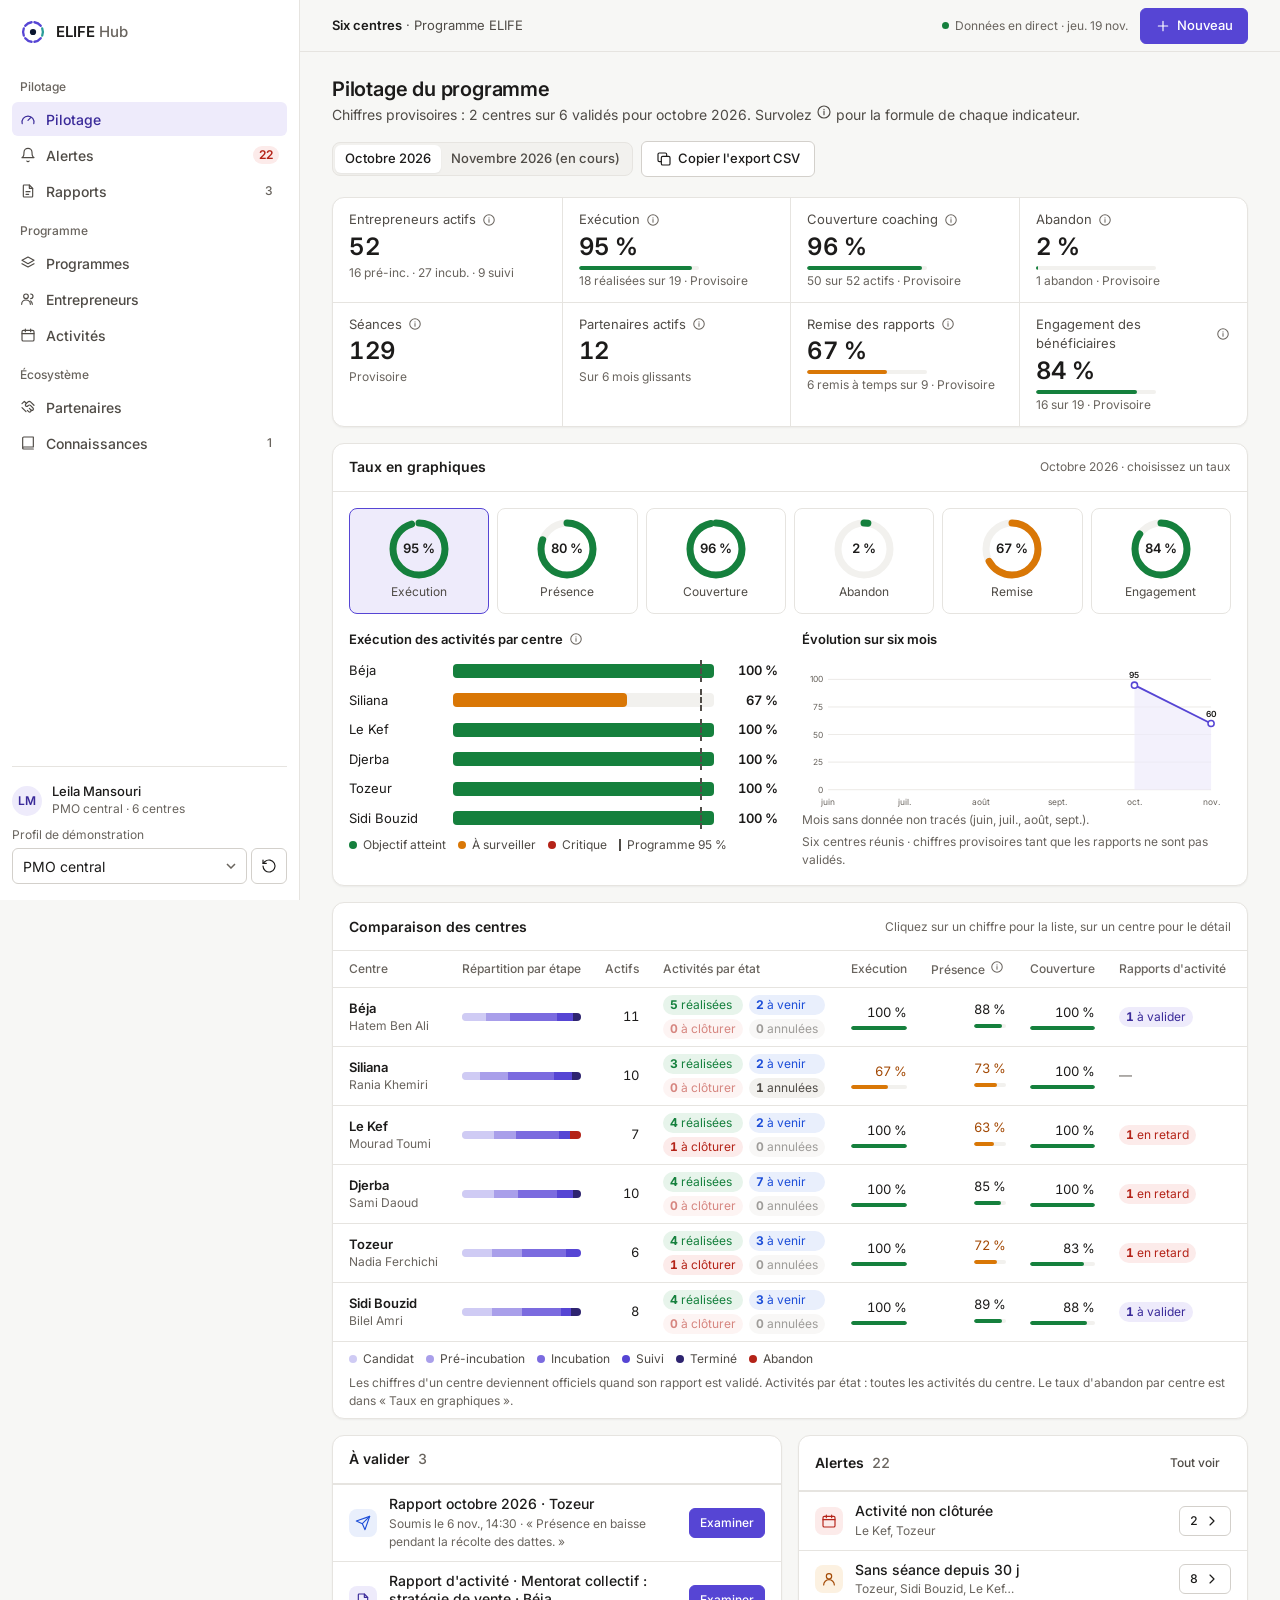
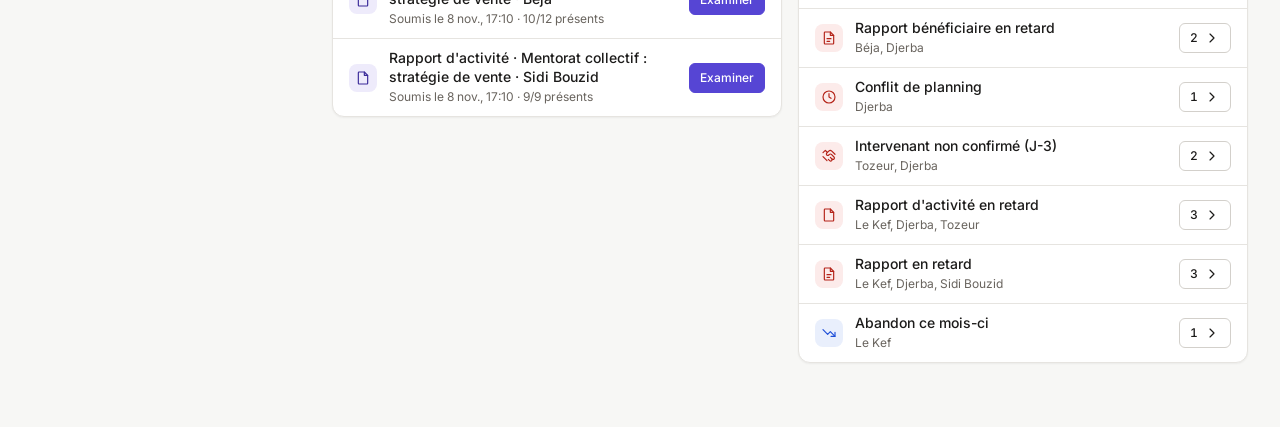
<file: index.html>
<!DOCTYPE html>
<html lang="fr">
<head>
  <meta charset="utf-8">
  <meta name="viewport" content="width=device-width, initial-scale=1">
  <title>ELIFE Hub</title>
  <meta name="description" content="ELIFE Hub : plateforme unifiée de pilotage des programmes d'incubation ELIFE dans six centres.">
  <link rel="icon" href="data:image/svg+xml,%3Csvg xmlns='http://www.w3.org/2000/svg' viewBox='0 0 100 100'%3E%3Ccircle cx='50' cy='50' r='38' fill='none' stroke='%235645D4' stroke-width='9' stroke-dasharray='29 11'/%3E%3Ccircle cx='50' cy='50' r='12' fill='%230A1530'/%3E%3C/svg%3E">
  <link rel="preconnect" href="https://fonts.googleapis.com">
  <link rel="preconnect" href="https://fonts.gstatic.com" crossorigin>
  <link href="https://fonts.googleapis.com/css2?family=Inter:wght@400;500;600&display=swap" rel="stylesheet">
  <link rel="stylesheet" href="css/tokens.css">
  <link rel="stylesheet" href="css/base.css">
  <link rel="stylesheet" href="css/layout.css">
  <link rel="stylesheet" href="css/components.css">
  <link rel="stylesheet" href="css/benef.css">
</head>
<body>
  <div id="app"><p style="padding:24px;font-family:system-ui">Chargement d'ELIFE Hub…</p></div>
  <noscript><p style="padding:24px">ELIFE Hub nécessite JavaScript.</p></noscript>

  <!-- core -->
  <script src="js/core/util.js"></script>
  <script src="js/core/icons.js"></script>
  <script src="js/core/xlsx.js"></script>
  <script src="js/data/reference.js"></script>
  <script src="js/data/seed.js"></script>
  <script src="js/core/selectors.js"></script>
  <script src="js/core/store.js"></script>
  <!-- ui -->
  <script src="js/ui/components.js"></script>
  <script src="js/app.js"></script>
  <!-- pages -->
  <script src="js/pages/common.js"></script>
  <script src="js/pages/requirement.js"></script>
  <script src="js/pages/mes-rapports.js"></script>
  <script src="js/pages/mon-espace.js"></script>
  <script src="js/pages/today.js"></script>
  <script src="js/pages/incubation.js"></script>
  <script src="js/pages/pilotage.js"></script>
  <script src="js/pages/alerts.js"></script>
  <script src="js/pages/reports.js"></script>
  <script src="js/pages/programmes.js"></script>
  <script src="js/pages/entrepreneurs.js"></script>
  <script src="js/pages/activities.js"></script>
  <script src="js/pages/partners.js"></script>
  <script src="js/pages/knowledge.js"></script>
  <script>EH.boot();</script>
</body>
</html>
</file>
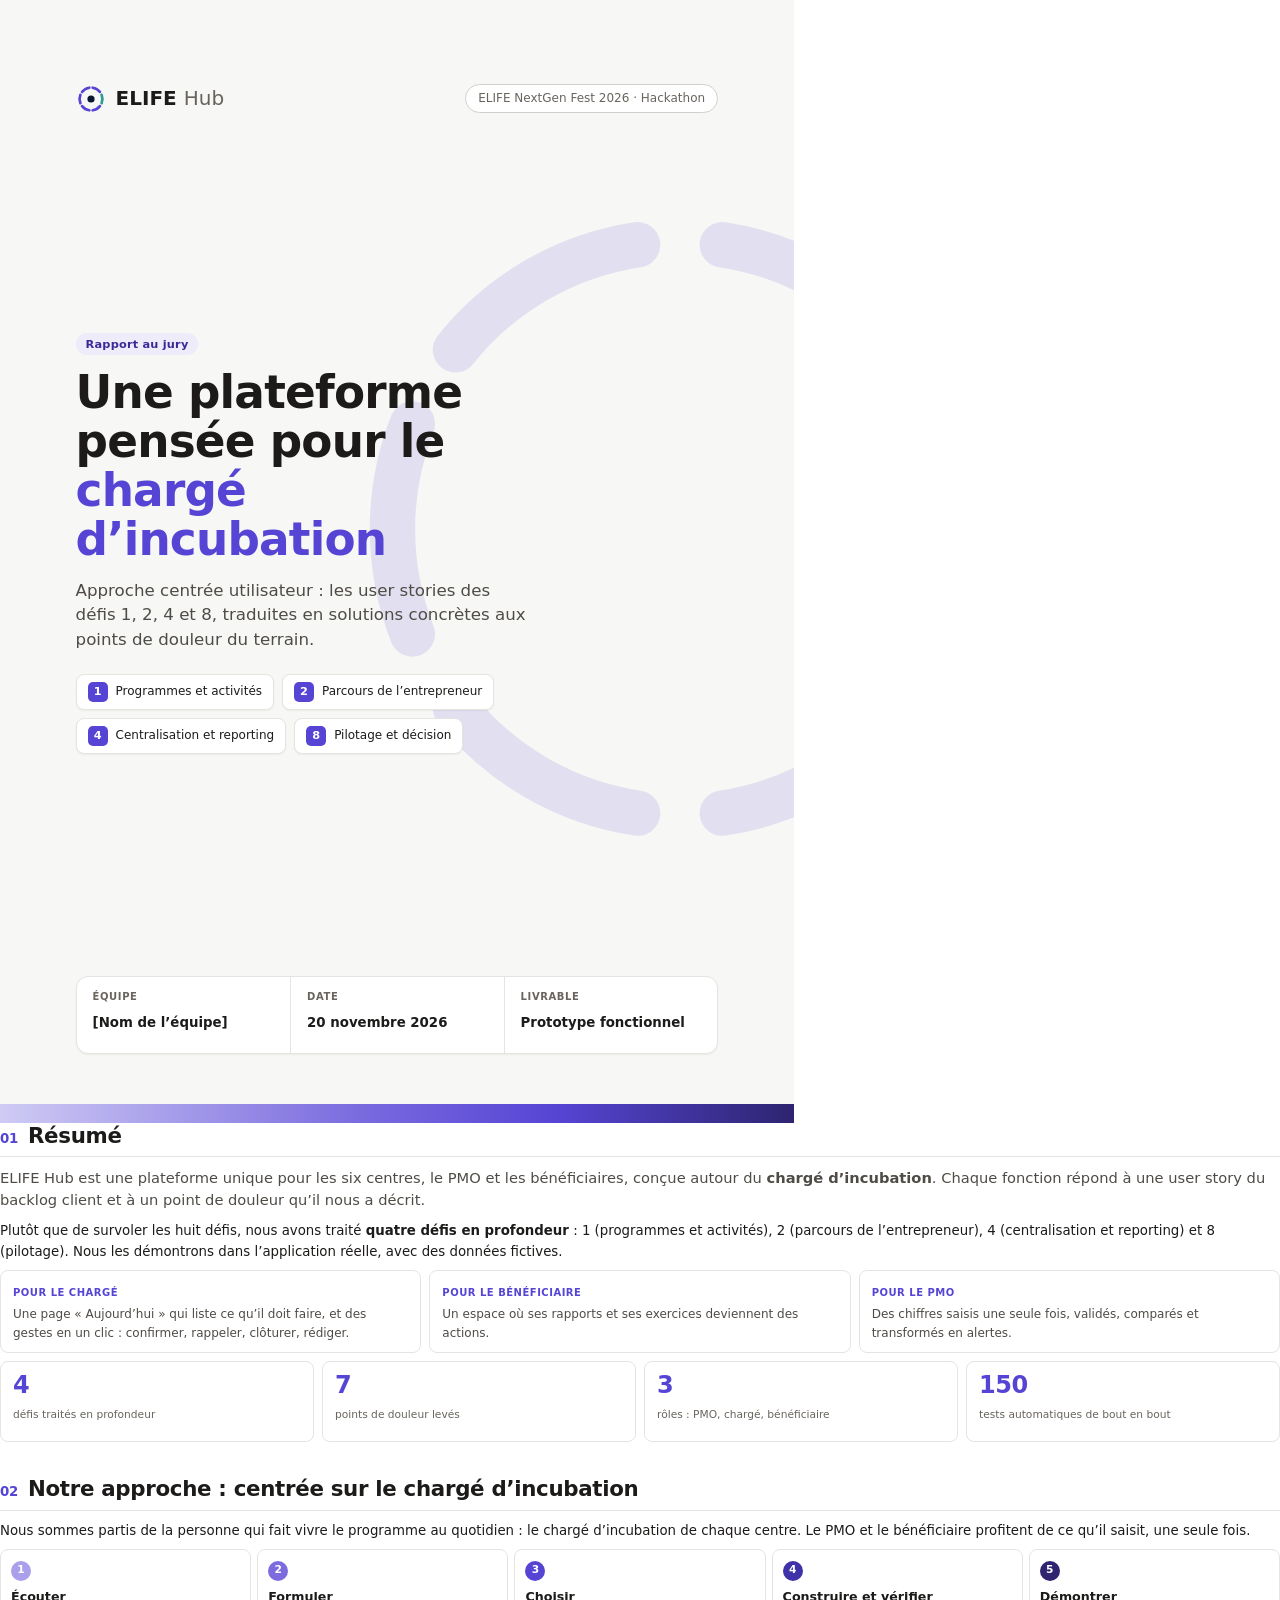
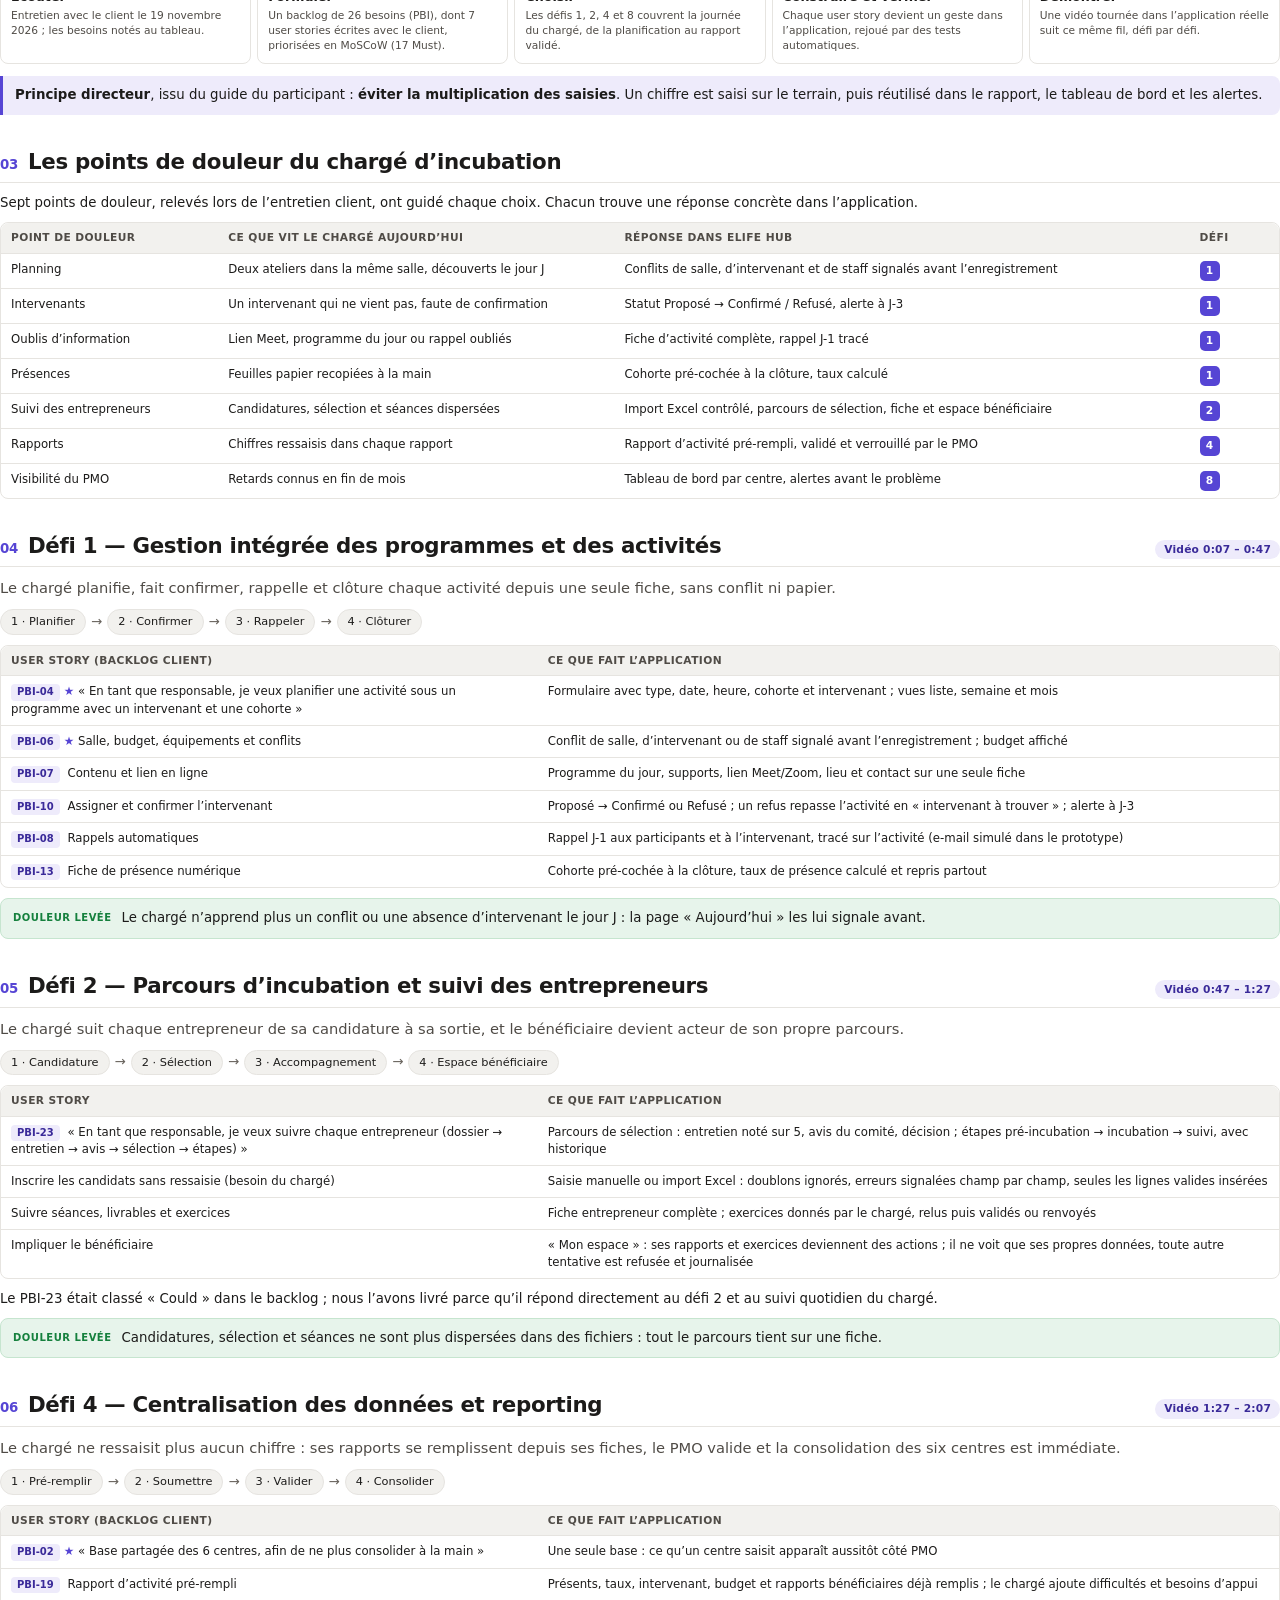
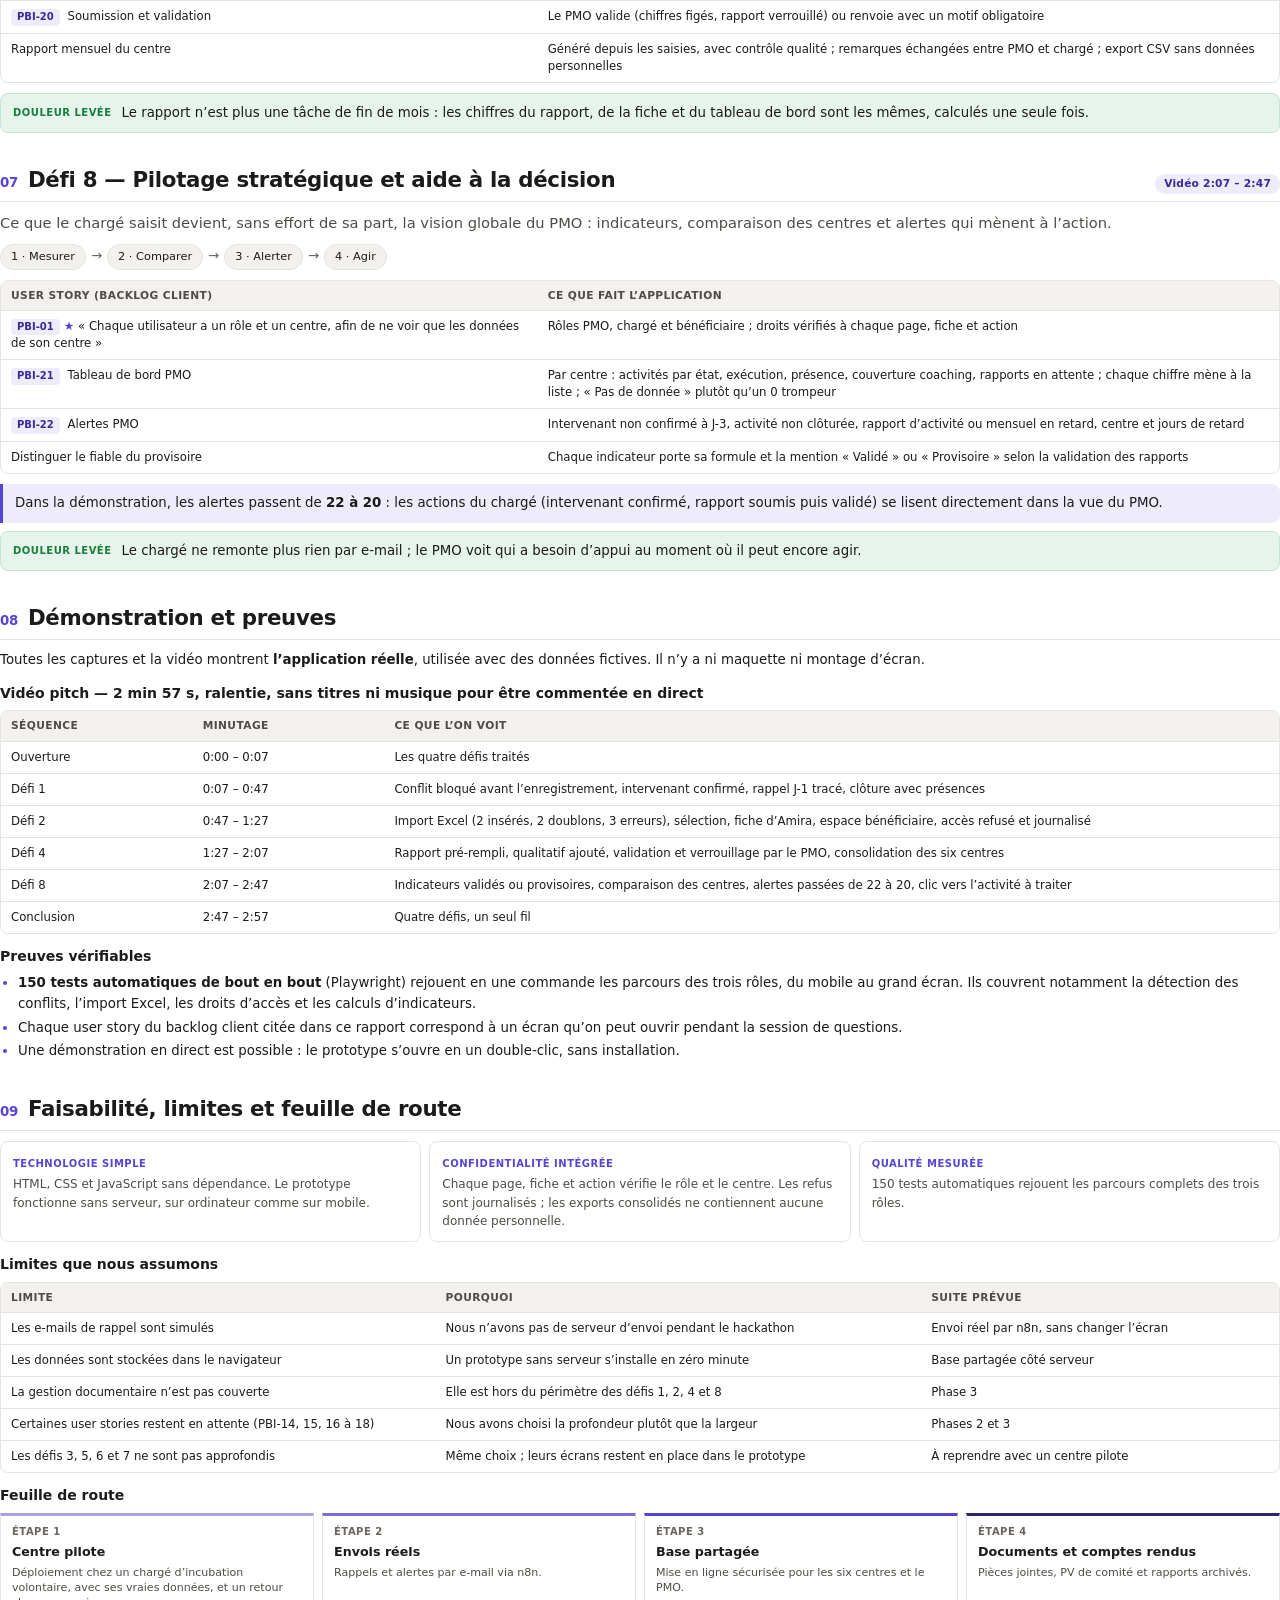
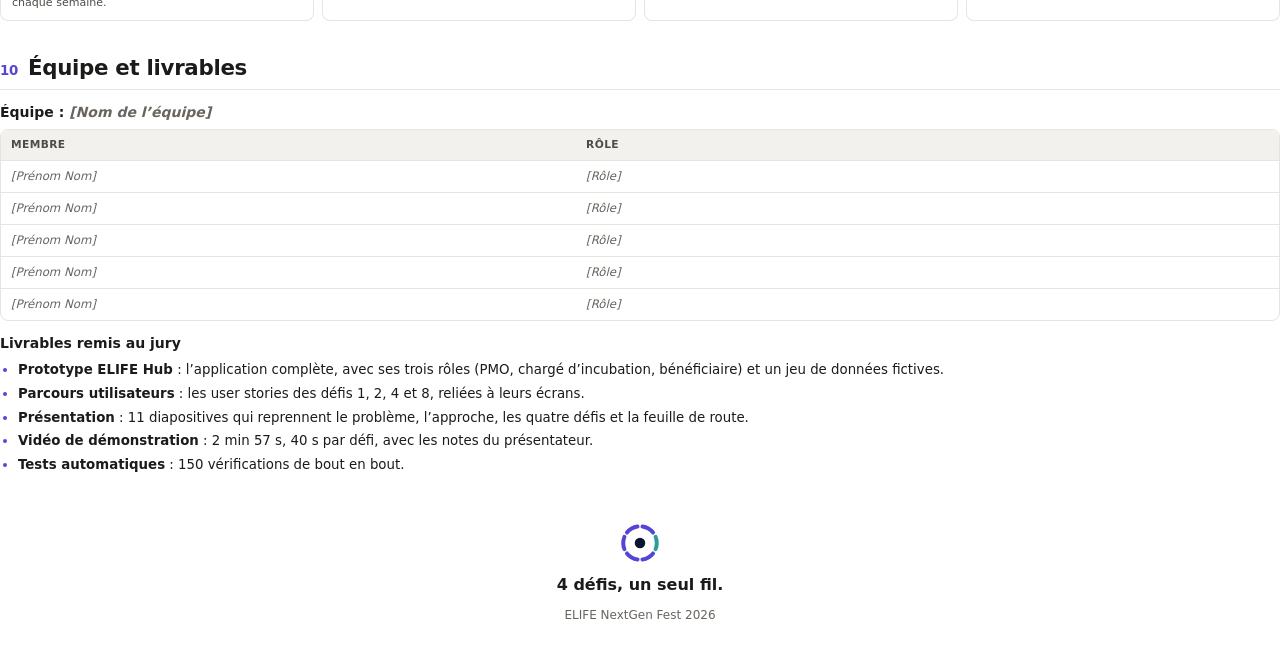
<file: rapport/rapport-jury.html>
<!doctype html>
<html lang="fr">
<head>
<meta charset="utf-8">
<title>Rapport au jury — ELIFE Hub</title>
<style>
:root{
  --bg:#F7F7F5;--panel:#FFFFFF;--sunken:#F2F1EE;--line:#E6E4E0;--line-strong:#D3D0CB;
  --ink:#1C1B1A;--ink-2:#4F4B46;--ink-3:#69645E;
  --accent:#5645D4;--accent-press:#3A2A99;--accent-soft:#EEEBFB;--accent-ink:#3A2A99;
  --teal:#2A9D99;--navy:#0A1530;
  --ok:#15803D;--ok-bg:#E7F4EB;--warn:#A34A06;--warn-bg:#FCF1E1;--info:#1D4ED8;--info-bg:#E9EFFC;
  --stage-1:#CFCBF4;--stage-2:#A99FEA;--stage-3:#7B6BDF;--stage-4:#5645D4;--stage-5:#2E2470;
  --font:Inter,-apple-system,system-ui,"Segoe UI",Roboto,Helvetica,Arial,sans-serif;
}
@page{size:A4;margin:22mm 18mm 20mm}
@page :first{margin:0}
*{box-sizing:border-box}
html,body{margin:0}
body{font:400 10pt/1.55 var(--font);color:var(--ink);background:#fff;-webkit-print-color-adjust:exact;print-color-adjust:exact;font-feature-settings:"cv11","ss01"}
h1,h2,h3,p{margin:0}
b,strong{font-weight:600}

/* ---------- cover ---------- */
.cover{width:210mm;height:297mm;position:relative;overflow:hidden;background:var(--bg);page-break-after:always;display:flex;flex-direction:column;padding:22mm 20mm 18mm}
.cover .rings{position:absolute;right:-70mm;top:40mm;width:200mm;height:200mm;opacity:.95}
.cover .brand{display:flex;align-items:center;gap:10px;font-weight:600;font-size:15pt}
.cover .brand .sub{color:var(--ink-3);font-weight:500}
.cover .event{margin-left:auto;font-size:9pt;color:var(--ink-3);font-weight:500;border:1px solid var(--line-strong);border-radius:999px;padding:4px 12px;background:var(--panel)}
.cover .mid{margin-top:58mm;position:relative;max-width:120mm}
.chip{display:inline-flex;align-items:center;gap:6px;height:22px;padding:0 10px;border-radius:999px;background:var(--accent-soft);color:var(--accent-ink);font-size:8.5pt;font-weight:600;letter-spacing:.2px}
.cover h1{font-size:34pt;line-height:1.08;letter-spacing:-.8px;font-weight:700;margin-top:14px}
.cover h1 .hl{color:var(--accent)}
.cover .lead{font-size:12.5pt;color:var(--ink-2);margin-top:14px;line-height:1.45}
.cover .defis{display:flex;gap:8px;margin-top:22px;flex-wrap:wrap}
.cover .defis span{display:flex;align-items:center;gap:8px;background:var(--panel);border:1px solid var(--line);border-radius:8px;padding:7px 11px;font-size:9pt;font-weight:500;box-shadow:0 1px 2px rgba(28,27,26,.05)}
.cover .defis i{font-style:normal;display:grid;place-items:center;width:20px;height:20px;border-radius:5px;background:var(--accent);color:#fff;font-size:8.5pt;font-weight:700}
.cover .meta{margin-top:auto;position:relative;display:grid;grid-template-columns:repeat(3,1fr);background:var(--panel);border:1px solid var(--line);border-radius:12px;box-shadow:0 1px 2px rgba(28,27,26,.05)}
.cover .meta div{padding:12px 16px;border-left:1px solid var(--line)}
.cover .meta div:first-child{border-left:0}
.cover .meta .k{font-size:7.5pt;text-transform:uppercase;letter-spacing:.6px;color:var(--ink-3);font-weight:600}
.cover .meta .v{font-size:10pt;font-weight:600;margin-top:3px}
.cover .band{position:absolute;left:0;right:0;bottom:0;height:5mm;background:linear-gradient(90deg,var(--stage-1),var(--stage-3) 45%,var(--accent) 70%,var(--stage-5))}

/* ---------- body ---------- */
main{counter-reset:sec}
section{margin-bottom:9mm}
section.break{page-break-before:always}
h2{counter-increment:sec;font-size:16pt;font-weight:700;letter-spacing:-.3px;line-height:1.25;display:flex;align-items:baseline;gap:10px;padding-bottom:7px;margin-bottom:10px;border-bottom:1px solid var(--line);page-break-after:avoid}
h2::before{content:counter(sec,decimal-leading-zero);font-size:10pt;font-weight:600;color:var(--accent);font-variant-numeric:tabular-nums}
h2 .tag{margin-left:auto;white-space:nowrap;flex:none;font-size:8pt;font-weight:600;color:var(--accent-ink);background:var(--accent-soft);border-radius:999px;padding:3px 9px;letter-spacing:.2px}
h3{font-size:10.5pt;font-weight:600;margin:12px 0 6px;page-break-after:avoid}
p{margin:0 0 8px}
.intro{font-size:11pt;color:var(--ink-2);line-height:1.5;margin-bottom:10px}
ul,ol{margin:0 0 8px;padding-left:18px}
li{margin:3px 0}
li::marker{color:var(--accent);font-weight:600}

table{width:100%;border-collapse:separate;border-spacing:0;font-size:8.8pt;line-height:1.45;margin:4px 0 10px;border:1px solid var(--line);border-radius:8px;page-break-inside:auto}
thead{display:table-header-group}
tr{page-break-inside:avoid}
th:first-child{border-top-left-radius:8px}th:last-child{border-top-right-radius:8px}
th{background:var(--sunken);color:var(--ink-2);font-weight:600;text-align:left;font-size:8pt;text-transform:uppercase;letter-spacing:.4px;padding:7px 10px;border-bottom:1px solid var(--line)}
td{padding:7px 10px;border-bottom:1px solid var(--line);vertical-align:top}
tr:last-child td{border-bottom:0}
td:first-child{font-weight:500}
.pbi{display:inline-block;font-size:7.5pt;font-weight:700;color:var(--accent-ink);background:var(--accent-soft);border-radius:4px;padding:1px 6px;margin-right:4px;font-variant-numeric:tabular-nums;white-space:nowrap}
.star{color:var(--accent)}
.d{display:inline-grid;place-items:center;min-width:20px;height:20px;border-radius:5px;background:var(--accent);color:#fff;font-weight:700;font-size:8pt}
.num{font-variant-numeric:tabular-nums;white-space:nowrap}

.callout{display:flex;gap:10px;background:var(--ok-bg);border:1px solid #C6E5CF;border-radius:8px;padding:9px 12px;margin:8px 0 4px;page-break-inside:avoid}
.callout .k{flex:none;font-size:7.5pt;font-weight:700;text-transform:uppercase;letter-spacing:.5px;color:var(--ok);padding-top:2px}
.callout p{margin:0}
.note{background:var(--accent-soft);border-left:3px solid var(--accent);border-radius:0 8px 8px 0;padding:9px 12px;margin:8px 0;page-break-inside:avoid}

.steps{display:grid;grid-template-columns:repeat(5,1fr);gap:6px;margin:6px 0 12px;page-break-inside:avoid}
.step{background:var(--panel);border:1px solid var(--line);border-radius:8px;padding:9px 10px;position:relative}
.step .n{display:inline-grid;place-items:center;width:20px;height:20px;border-radius:50%;color:#fff;font-size:8pt;font-weight:700}
.step:nth-child(1) .n{background:var(--stage-2)}.step:nth-child(2) .n{background:var(--stage-3)}.step:nth-child(3) .n{background:var(--stage-4)}.step:nth-child(4) .n{background:#3F31A8}.step:nth-child(5) .n{background:var(--stage-5)}
.step h4{margin:6px 0 3px;font-size:9.5pt;font-weight:600}
.step p{font-size:8pt;color:var(--ink-2);line-height:1.4;margin:0}

.roles{display:grid;grid-template-columns:repeat(3,1fr);gap:8px;margin:8px 0 4px}
.role{border:1px solid var(--line);border-radius:8px;padding:10px 12px;background:var(--panel)}
.role .k{font-size:7.5pt;font-weight:700;text-transform:uppercase;letter-spacing:.5px;color:var(--accent)}
.role p{margin:4px 0 0;font-size:9pt;color:var(--ink-2)}

.kpis{display:grid;grid-template-columns:repeat(4,1fr);gap:8px;margin:8px 0 12px;page-break-inside:avoid}
.kpi{border:1px solid var(--line);border-radius:8px;padding:10px 12px;background:var(--panel)}
.kpi .v{font-size:18pt;font-weight:700;letter-spacing:-.5px;color:var(--accent);font-variant-numeric:tabular-nums;line-height:1.1}
.kpi .l{font-size:8pt;color:var(--ink-3);margin-top:3px}

.flow{display:flex;align-items:center;gap:5px;flex-wrap:wrap;margin:2px 0 10px}
.flow span{font-size:8.5pt;font-weight:500;background:var(--sunken);border:1px solid var(--line);border-radius:999px;padding:3px 10px}
.flow em{font-style:normal;color:var(--ink-3)}

.road{display:grid;grid-template-columns:repeat(4,1fr);gap:8px;margin:6px 0;page-break-inside:avoid}
.road div{border-top:3px solid var(--accent);background:var(--panel);border-radius:0 0 8px 8px;border-left:1px solid var(--line);border-right:1px solid var(--line);border-bottom:1px solid var(--line);padding:9px 11px}
.road div:nth-child(1){border-top-color:var(--stage-2)}.road div:nth-child(2){border-top-color:var(--stage-3)}.road div:nth-child(3){border-top-color:var(--stage-4)}.road div:nth-child(4){border-top-color:var(--stage-5)}
.road .k{font-size:7.5pt;font-weight:700;color:var(--ink-3);text-transform:uppercase;letter-spacing:.5px}
.road h4{margin:3px 0;font-size:9.5pt;font-weight:600}
.road p{margin:0;font-size:8.3pt;color:var(--ink-2);line-height:1.4}
.ph{color:var(--ink-3);font-style:italic}
.end{margin-top:12mm;text-align:center;color:var(--ink-3);font-size:9pt;display:flex;flex-direction:column;align-items:center;gap:8px}
</style>
</head>
<body>

<!-- ======================= PAGE DE GARDE ======================= -->
<div class="cover">
  <svg class="rings" viewBox="0 0 100 100" aria-hidden="true" id="bigLogo"></svg>
  <div style="display:flex;align-items:center;position:relative">
    <div class="brand"><svg width="30" height="30" viewBox="0 0 100 100" aria-hidden="true" class="logo"></svg><span>ELIFE <span class="sub">Hub</span></span></div>
    <span class="event">ELIFE NextGen Fest 2026 · Hackathon</span>
  </div>

  <div class="mid">
    <span class="chip">Rapport au jury</span>
    <h1>Une plateforme pensée pour le <span class="hl">chargé d’incubation</span></h1>
    <p class="lead">Approche centrée utilisateur : les user stories des défis 1, 2, 4 et 8, traduites en solutions concrètes aux points de douleur du terrain.</p>
    <div class="defis">
      <span><i>1</i>Programmes et activités</span>
      <span><i>2</i>Parcours de l’entrepreneur</span>
      <span><i>4</i>Centralisation et reporting</span>
      <span><i>8</i>Pilotage et décision</span>
    </div>
  </div>

  <div class="meta">
    <div><p class="k">Équipe</p><p class="v">[Nom de l’équipe]</p></div>
    <div><p class="k">Date</p><p class="v">20 novembre 2026</p></div>
    <div><p class="k">Livrable</p><p class="v">Prototype fonctionnel</p></div>
  </div>
  <div class="band"></div>
</div>

<main>

<!-- 01 -->
<section>
<h2>Résumé</h2>
<p class="intro">ELIFE Hub est une plateforme unique pour les six centres, le PMO et les bénéficiaires, conçue autour du <b>chargé d’incubation</b>. Chaque fonction répond à une user story du backlog client et à un point de douleur qu’il nous a décrit.</p>
<p>Plutôt que de survoler les huit défis, nous avons traité <b>quatre défis en profondeur</b> : 1 (programmes et activités), 2 (parcours de l’entrepreneur), 4 (centralisation et reporting) et 8 (pilotage). Nous les démontrons dans l’application réelle, avec des données fictives.</p>
<div class="roles">
  <div class="role"><p class="k">Pour le chargé</p><p>Une page « Aujourd’hui » qui liste ce qu’il doit faire, et des gestes en un clic : confirmer, rappeler, clôturer, rédiger.</p></div>
  <div class="role"><p class="k">Pour le bénéficiaire</p><p>Un espace où ses rapports et ses exercices deviennent des actions.</p></div>
  <div class="role"><p class="k">Pour le PMO</p><p>Des chiffres saisis une seule fois, validés, comparés et transformés en alertes.</p></div>
</div>
<div class="kpis">
  <div class="kpi"><p class="v">4</p><p class="l">défis traités en profondeur</p></div>
  <div class="kpi"><p class="v">7</p><p class="l">points de douleur levés</p></div>
  <div class="kpi"><p class="v">3</p><p class="l">rôles : PMO, chargé, bénéficiaire</p></div>
  <div class="kpi"><p class="v">150</p><p class="l">tests automatiques de bout en bout</p></div>
</div>
</section>

<!-- 02 -->
<section>
<h2>Notre approche : centrée sur le chargé d’incubation</h2>
<p>Nous sommes partis de la personne qui fait vivre le programme au quotidien : le chargé d’incubation de chaque centre. Le PMO et le bénéficiaire profitent de ce qu’il saisit, une seule fois.</p>
<div class="steps">
  <div class="step"><span class="n">1</span><h4>Écouter</h4><p>Entretien avec le client le 19 novembre 2026 ; les besoins notés au tableau.</p></div>
  <div class="step"><span class="n">2</span><h4>Formuler</h4><p>Un backlog de 26 besoins (PBI), dont 7 user stories écrites avec le client, priorisées en MoSCoW (17 Must).</p></div>
  <div class="step"><span class="n">3</span><h4>Choisir</h4><p>Les défis 1, 2, 4 et 8 couvrent la journée du chargé, de la planification au rapport validé.</p></div>
  <div class="step"><span class="n">4</span><h4>Construire et vérifier</h4><p>Chaque user story devient un geste dans l’application, rejoué par des tests automatiques.</p></div>
  <div class="step"><span class="n">5</span><h4>Démontrer</h4><p>Une vidéo tournée dans l’application réelle suit ce même fil, défi par défi.</p></div>
</div>
<div class="note"><b>Principe directeur</b>, issu du guide du participant : <b>éviter la multiplication des saisies</b>. Un chiffre est saisi sur le terrain, puis réutilisé dans le rapport, le tableau de bord et les alertes.</div>
</section>

<!-- 03 -->
<section>
<h2>Les points de douleur du chargé d’incubation</h2>
<p>Sept points de douleur, relevés lors de l’entretien client, ont guidé chaque choix. Chacun trouve une réponse concrète dans l’application.</p>
<table>
<thead><tr><th style="width:17%">Point de douleur</th><th style="width:31%">Ce que vit le chargé aujourd’hui</th><th>Réponse dans ELIFE Hub</th><th style="width:7%">Défi</th></tr></thead>
<tbody>
<tr><td>Planning</td><td>Deux ateliers dans la même salle, découverts le jour J</td><td>Conflits de salle, d’intervenant et de staff signalés avant l’enregistrement</td><td><span class="d">1</span></td></tr>
<tr><td>Intervenants</td><td>Un intervenant qui ne vient pas, faute de confirmation</td><td>Statut Proposé → Confirmé / Refusé, alerte à J-3</td><td><span class="d">1</span></td></tr>
<tr><td>Oublis d’information</td><td>Lien Meet, programme du jour ou rappel oubliés</td><td>Fiche d’activité complète, rappel J-1 tracé</td><td><span class="d">1</span></td></tr>
<tr><td>Présences</td><td>Feuilles papier recopiées à la main</td><td>Cohorte pré-cochée à la clôture, taux calculé</td><td><span class="d">1</span></td></tr>
<tr><td>Suivi des entrepreneurs</td><td>Candidatures, sélection et séances dispersées</td><td>Import Excel contrôlé, parcours de sélection, fiche et espace bénéficiaire</td><td><span class="d">2</span></td></tr>
<tr><td>Rapports</td><td>Chiffres ressaisis dans chaque rapport</td><td>Rapport d’activité pré-rempli, validé et verrouillé par le PMO</td><td><span class="d">4</span></td></tr>
<tr><td>Visibilité du PMO</td><td>Retards connus en fin de mois</td><td>Tableau de bord par centre, alertes avant le problème</td><td><span class="d">8</span></td></tr>
</tbody>
</table>
</section>

<!-- 04 -->
<section>
<h2>Défi 1 — Gestion intégrée des programmes et des activités <span class="tag">Vidéo 0:07 – 0:47</span></h2>
<p class="intro">Le chargé planifie, fait confirmer, rappelle et clôture chaque activité depuis une seule fiche, sans conflit ni papier.</p>
<div class="flow"><span>1 · Planifier</span><em>→</em><span>2 · Confirmer</span><em>→</em><span>3 · Rappeler</span><em>→</em><span>4 · Clôturer</span></div>
<table>
<thead><tr><th style="width:42%">User story (backlog client)</th><th>Ce que fait l’application</th></tr></thead>
<tbody>
<tr><td><span class="pbi">PBI-04</span><span class="star">★</span> « En tant que responsable, je veux planifier une activité sous un programme avec un intervenant et une cohorte »</td><td>Formulaire avec type, date, heure, cohorte et intervenant ; vues liste, semaine et mois</td></tr>
<tr><td><span class="pbi">PBI-06</span><span class="star">★</span> Salle, budget, équipements et conflits</td><td>Conflit de salle, d’intervenant ou de staff signalé avant l’enregistrement ; budget affiché</td></tr>
<tr><td><span class="pbi">PBI-07</span> Contenu et lien en ligne</td><td>Programme du jour, supports, lien Meet/Zoom, lieu et contact sur une seule fiche</td></tr>
<tr><td><span class="pbi">PBI-10</span> Assigner et confirmer l’intervenant</td><td>Proposé → Confirmé ou Refusé ; un refus repasse l’activité en « intervenant à trouver » ; alerte à J-3</td></tr>
<tr><td><span class="pbi">PBI-08</span> Rappels automatiques</td><td>Rappel J-1 aux participants et à l’intervenant, tracé sur l’activité (e-mail simulé dans le prototype)</td></tr>
<tr><td><span class="pbi">PBI-13</span> Fiche de présence numérique</td><td>Cohorte pré-cochée à la clôture, taux de présence calculé et repris partout</td></tr>
</tbody>
</table>
<div class="callout"><span class="k">Douleur levée</span><p>Le chargé n’apprend plus un conflit ou une absence d’intervenant le jour J : la page « Aujourd’hui » les lui signale avant.</p></div>
</section>

<!-- 05 -->
<section>
<h2>Défi 2 — Parcours d’incubation et suivi des entrepreneurs <span class="tag">Vidéo 0:47 – 1:27</span></h2>
<p class="intro">Le chargé suit chaque entrepreneur de sa candidature à sa sortie, et le bénéficiaire devient acteur de son propre parcours.</p>
<div class="flow"><span>1 · Candidature</span><em>→</em><span>2 · Sélection</span><em>→</em><span>3 · Accompagnement</span><em>→</em><span>4 · Espace bénéficiaire</span></div>
<table>
<thead><tr><th style="width:42%">User story</th><th>Ce que fait l’application</th></tr></thead>
<tbody>
<tr><td><span class="pbi">PBI-23</span> « En tant que responsable, je veux suivre chaque entrepreneur (dossier → entretien → avis → sélection → étapes) »</td><td>Parcours de sélection : entretien noté sur 5, avis du comité, décision ; étapes pré-incubation → incubation → suivi, avec historique</td></tr>
<tr><td>Inscrire les candidats sans ressaisie (besoin du chargé)</td><td>Saisie manuelle ou import Excel : doublons ignorés, erreurs signalées champ par champ, seules les lignes valides insérées</td></tr>
<tr><td>Suivre séances, livrables et exercices</td><td>Fiche entrepreneur complète ; exercices donnés par le chargé, relus puis validés ou renvoyés</td></tr>
<tr><td>Impliquer le bénéficiaire</td><td>« Mon espace » : ses rapports et exercices deviennent des actions ; il ne voit que ses propres données, toute autre tentative est refusée et journalisée</td></tr>
</tbody>
</table>
<p>Le PBI-23 était classé « Could » dans le backlog ; nous l’avons livré parce qu’il répond directement au défi 2 et au suivi quotidien du chargé.</p>
<div class="callout"><span class="k">Douleur levée</span><p>Candidatures, sélection et séances ne sont plus dispersées dans des fichiers : tout le parcours tient sur une fiche.</p></div>
</section>

<!-- 06 -->
<section>
<h2>Défi 4 — Centralisation des données et reporting <span class="tag">Vidéo 1:27 – 2:07</span></h2>
<p class="intro">Le chargé ne ressaisit plus aucun chiffre : ses rapports se remplissent depuis ses fiches, le PMO valide et la consolidation des six centres est immédiate.</p>
<div class="flow"><span>1 · Pré-remplir</span><em>→</em><span>2 · Soumettre</span><em>→</em><span>3 · Valider</span><em>→</em><span>4 · Consolider</span></div>
<table>
<thead><tr><th style="width:42%">User story (backlog client)</th><th>Ce que fait l’application</th></tr></thead>
<tbody>
<tr><td><span class="pbi">PBI-02</span><span class="star">★</span> « Base partagée des 6 centres, afin de ne plus consolider à la main »</td><td>Une seule base : ce qu’un centre saisit apparaît aussitôt côté PMO</td></tr>
<tr><td><span class="pbi">PBI-19</span> Rapport d’activité pré-rempli</td><td>Présents, taux, intervenant, budget et rapports bénéficiaires déjà remplis ; le chargé ajoute difficultés et besoins d’appui</td></tr>
<tr><td><span class="pbi">PBI-20</span> Soumission et validation</td><td>Le PMO valide (chiffres figés, rapport verrouillé) ou renvoie avec un motif obligatoire</td></tr>
<tr><td>Rapport mensuel du centre</td><td>Généré depuis les saisies, avec contrôle qualité ; remarques échangées entre PMO et chargé ; export CSV sans données personnelles</td></tr>
</tbody>
</table>
<div class="callout"><span class="k">Douleur levée</span><p>Le rapport n’est plus une tâche de fin de mois : les chiffres du rapport, de la fiche et du tableau de bord sont les mêmes, calculés une seule fois.</p></div>
</section>

<!-- 07 -->
<section>
<h2>Défi 8 — Pilotage stratégique et aide à la décision <span class="tag">Vidéo 2:07 – 2:47</span></h2>
<p class="intro">Ce que le chargé saisit devient, sans effort de sa part, la vision globale du PMO : indicateurs, comparaison des centres et alertes qui mènent à l’action.</p>
<div class="flow"><span>1 · Mesurer</span><em>→</em><span>2 · Comparer</span><em>→</em><span>3 · Alerter</span><em>→</em><span>4 · Agir</span></div>
<table>
<thead><tr><th style="width:42%">User story (backlog client)</th><th>Ce que fait l’application</th></tr></thead>
<tbody>
<tr><td><span class="pbi">PBI-01</span><span class="star">★</span> « Chaque utilisateur a un rôle et un centre, afin de ne voir que les données de son centre »</td><td>Rôles PMO, chargé et bénéficiaire ; droits vérifiés à chaque page, fiche et action</td></tr>
<tr><td><span class="pbi">PBI-21</span> Tableau de bord PMO</td><td>Par centre : activités par état, exécution, présence, couverture coaching, rapports en attente ; chaque chiffre mène à la liste ; « Pas de donnée » plutôt qu’un 0 trompeur</td></tr>
<tr><td><span class="pbi">PBI-22</span> Alertes PMO</td><td>Intervenant non confirmé à J-3, activité non clôturée, rapport d’activité ou mensuel en retard, centre et jours de retard</td></tr>
<tr><td>Distinguer le fiable du provisoire</td><td>Chaque indicateur porte sa formule et la mention « Validé » ou « Provisoire » selon la validation des rapports</td></tr>
</tbody>
</table>
<div class="note">Dans la démonstration, les alertes passent de <b>22 à 20</b> : les actions du chargé (intervenant confirmé, rapport soumis puis validé) se lisent directement dans la vue du PMO.</div>
<div class="callout"><span class="k">Douleur levée</span><p>Le chargé ne remonte plus rien par e-mail ; le PMO voit qui a besoin d’appui au moment où il peut encore agir.</p></div>
</section>

<!-- 08 -->
<section class="break">
<h2>Démonstration et preuves</h2>
<p>Toutes les captures et la vidéo montrent <b>l’application réelle</b>, utilisée avec des données fictives. Il n’y a ni maquette ni montage d’écran.</p>
<h3>Vidéo pitch — 2 min 57 s, ralentie, sans titres ni musique pour être commentée en direct</h3>
<table>
<thead><tr><th style="width:15%">Séquence</th><th style="width:15%">Minutage</th><th>Ce que l’on voit</th></tr></thead>
<tbody>
<tr><td>Ouverture</td><td class="num">0:00 – 0:07</td><td>Les quatre défis traités</td></tr>
<tr><td>Défi 1</td><td class="num">0:07 – 0:47</td><td>Conflit bloqué avant l’enregistrement, intervenant confirmé, rappel J-1 tracé, clôture avec présences</td></tr>
<tr><td>Défi 2</td><td class="num">0:47 – 1:27</td><td>Import Excel (2 insérés, 2 doublons, 3 erreurs), sélection, fiche d’Amira, espace bénéficiaire, accès refusé et journalisé</td></tr>
<tr><td>Défi 4</td><td class="num">1:27 – 2:07</td><td>Rapport pré-rempli, qualitatif ajouté, validation et verrouillage par le PMO, consolidation des six centres</td></tr>
<tr><td>Défi 8</td><td class="num">2:07 – 2:47</td><td>Indicateurs validés ou provisoires, comparaison des centres, alertes passées de 22 à 20, clic vers l’activité à traiter</td></tr>
<tr><td>Conclusion</td><td class="num">2:47 – 2:57</td><td>Quatre défis, un seul fil</td></tr>
</tbody>
</table>
<h3>Preuves vérifiables</h3>
<ul>
<li><b>150 tests automatiques de bout en bout</b> (Playwright) rejouent en une commande les parcours des trois rôles, du mobile au grand écran. Ils couvrent notamment la détection des conflits, l’import Excel, les droits d’accès et les calculs d’indicateurs.</li>
<li>Chaque user story du backlog client citée dans ce rapport correspond à un écran qu’on peut ouvrir pendant la session de questions.</li>
<li>Une démonstration en direct est possible : le prototype s’ouvre en un double-clic, sans installation.</li>
</ul>
</section>

<!-- 09 -->
<section>
<h2>Faisabilité, limites et feuille de route</h2>
<div class="roles">
  <div class="role"><p class="k">Technologie simple</p><p>HTML, CSS et JavaScript sans dépendance. Le prototype fonctionne sans serveur, sur ordinateur comme sur mobile.</p></div>
  <div class="role"><p class="k">Confidentialité intégrée</p><p>Chaque page, fiche et action vérifie le rôle et le centre. Les refus sont journalisés ; les exports consolidés ne contiennent aucune donnée personnelle.</p></div>
  <div class="role"><p class="k">Qualité mesurée</p><p>150 tests automatiques rejouent les parcours complets des trois rôles.</p></div>
</div>
<h3>Limites que nous assumons</h3>
<table>
<thead><tr><th style="width:34%">Limite</th><th style="width:38%">Pourquoi</th><th>Suite prévue</th></tr></thead>
<tbody>
<tr><td>Les e-mails de rappel sont simulés</td><td>Nous n’avons pas de serveur d’envoi pendant le hackathon</td><td>Envoi réel par n8n, sans changer l’écran</td></tr>
<tr><td>Les données sont stockées dans le navigateur</td><td>Un prototype sans serveur s’installe en zéro minute</td><td>Base partagée côté serveur</td></tr>
<tr><td>La gestion documentaire n’est pas couverte</td><td>Elle est hors du périmètre des défis 1, 2, 4 et 8</td><td>Phase 3</td></tr>
<tr><td>Certaines user stories restent en attente (PBI-14, 15, 16 à 18)</td><td>Nous avons choisi la profondeur plutôt que la largeur</td><td>Phases 2 et 3</td></tr>
<tr><td>Les défis 3, 5, 6 et 7 ne sont pas approfondis</td><td>Même choix ; leurs écrans restent en place dans le prototype</td><td>À reprendre avec un centre pilote</td></tr>
</tbody>
</table>
<h3>Feuille de route</h3>
<div class="road">
  <div><p class="k">Étape 1</p><h4>Centre pilote</h4><p>Déploiement chez un chargé d’incubation volontaire, avec ses vraies données, et un retour chaque semaine.</p></div>
  <div><p class="k">Étape 2</p><h4>Envois réels</h4><p>Rappels et alertes par e-mail via n8n.</p></div>
  <div><p class="k">Étape 3</p><h4>Base partagée</h4><p>Mise en ligne sécurisée pour les six centres et le PMO.</p></div>
  <div><p class="k">Étape 4</p><h4>Documents et comptes rendus</h4><p>Pièces jointes, PV de comité et rapports archivés.</p></div>
</div>
</section>

<!-- 10 -->
<section class="break">
<h2>Équipe et livrables</h2>
<h3>Équipe : <span class="ph">[Nom de l’équipe]</span></h3>
<table>
<thead><tr><th style="width:45%">Membre</th><th>Rôle</th></tr></thead>
<tbody>
<tr><td class="ph">[Prénom Nom]</td><td class="ph">[Rôle]</td></tr>
<tr><td class="ph">[Prénom Nom]</td><td class="ph">[Rôle]</td></tr>
<tr><td class="ph">[Prénom Nom]</td><td class="ph">[Rôle]</td></tr>
<tr><td class="ph">[Prénom Nom]</td><td class="ph">[Rôle]</td></tr>
<tr><td class="ph">[Prénom Nom]</td><td class="ph">[Rôle]</td></tr>
</tbody>
</table>
<h3>Livrables remis au jury</h3>
<ul>
<li><b>Prototype ELIFE Hub</b> : l’application complète, avec ses trois rôles (PMO, chargé d’incubation, bénéficiaire) et un jeu de données fictives.</li>
<li><b>Parcours utilisateurs</b> : les user stories des défis 1, 2, 4 et 8, reliées à leurs écrans.</li>
<li><b>Présentation</b> : 11 diapositives qui reprennent le problème, l’approche, les quatre défis et la feuille de route.</li>
<li><b>Vidéo de démonstration</b> : 2 min 57 s, 40 s par défi, avec les notes du présentateur.</li>
<li><b>Tests automatiques</b> : 150 vérifications de bout en bout.</li>
</ul>
<div class="end"><svg width="44" height="44" viewBox="0 0 100 100" aria-hidden="true" class="logo"></svg><b style="color:var(--ink);font-size:12pt">4 défis, un seul fil.</b><span>ELIFE NextGen Fest 2026</span></div>
</section>

</main>

<script>
// Same brand mark as the app (js/core/icons.js): six arcs, the six centres, around the PMO.
function logo(svg, strokeW){
  const arc=(i)=>{const a0=((-90+i*60+8.5)*Math.PI)/180,a1=a0+(43*Math.PI)/180;
    const p=(a)=>[50+38*Math.cos(a),50+38*Math.sin(a)].map(v=>v.toFixed(1));
    const [x0,y0]=p(a0),[x1,y1]=p(a1);
    return `<path d="M${x0} ${y0}A38 38 0 0 1 ${x1} ${y1}" fill="none" stroke="${i===1?'#2A9D99':'#5645D4'}" stroke-width="${strokeW}" stroke-linecap="round"/>`;};
  svg.innerHTML=[0,1,2,3,4,5].map(arc).join('')+'<circle cx="50" cy="50" r="12" fill="#0A1530"/>';
}
document.querySelectorAll('svg.logo').forEach(s=>logo(s,9));
const big=document.getElementById('bigLogo'); logo(big,6); big.querySelector('circle').remove(); big.style.opacity=.12;
</script>
</body>
</html>
</file>
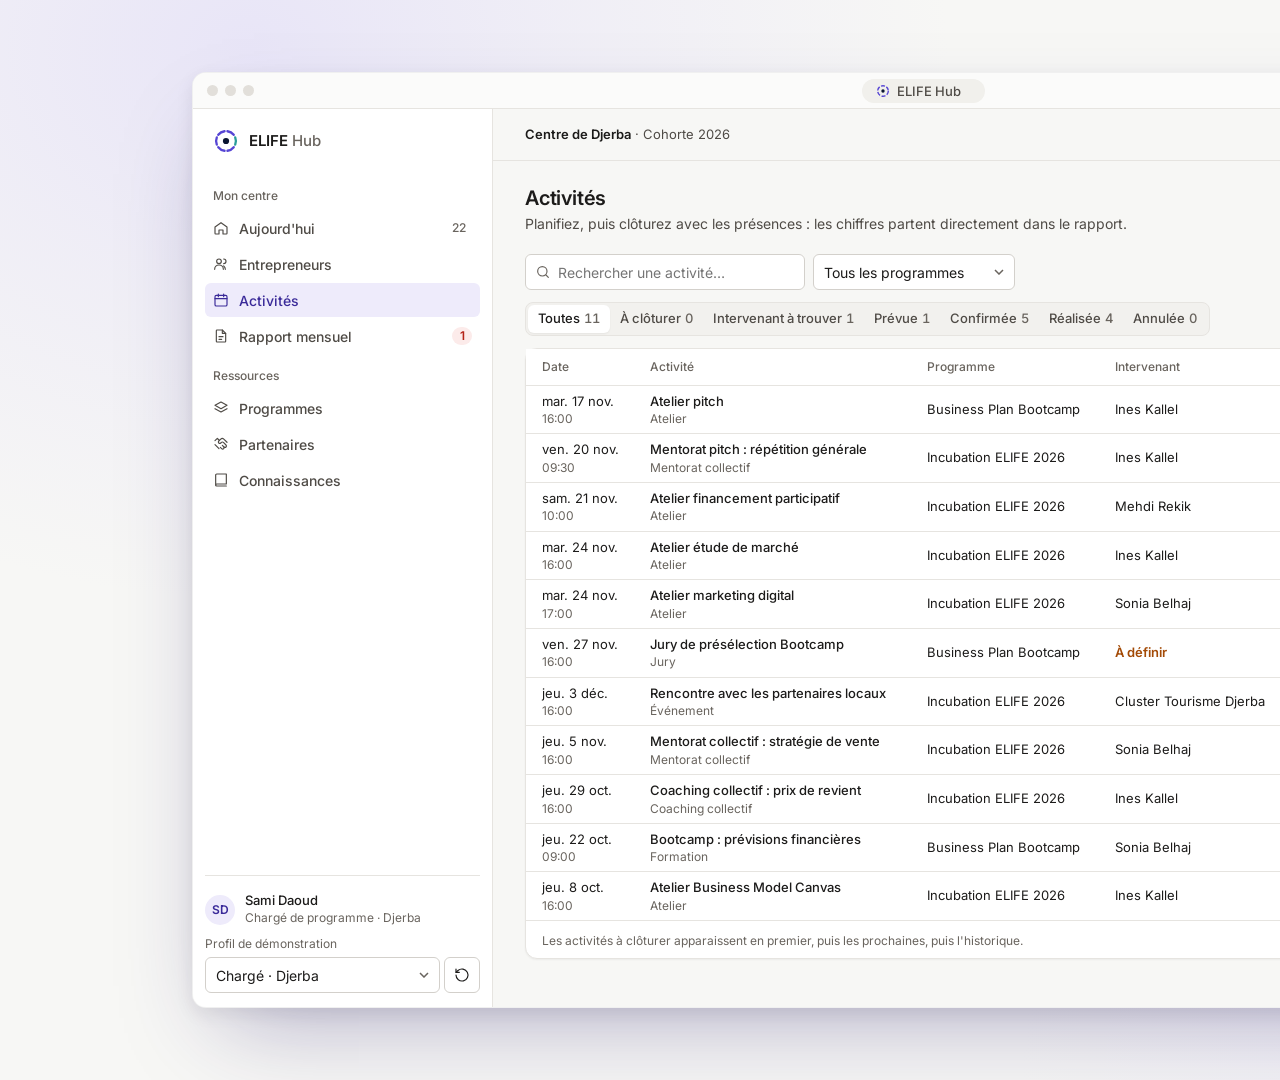
<file: video/stage.html>
<!DOCTYPE html>
<html lang="fr">
<head>
<meta charset="utf-8">
<title>ELIFE Hub · Scène vidéo v2</title>
<!-- 1920×1080 production stage (v2: défis 1, 2, 4, 8). The real application runs in the iframe; this page only adds
     camera, cursor, titles, workflow bar and cards. Everything is a pure function of the frame index, so the render
     is identical on every run (see render.mjs). Preview in a browser with ?play=1 (and &t=SECONDS). v1: video/v1/. -->
<link rel="preconnect" href="https://fonts.googleapis.com">
<link rel="preconnect" href="https://fonts.gstatic.com" crossorigin>
<link href="https://fonts.googleapis.com/css2?family=Inter:wght@400;500;600;700&display=swap" rel="stylesheet">
<link rel="stylesheet" href="stage.css">
</head>
<body>
<div id="stage">
  <div id="bg"><i class="halo h1"></i><i class="halo h2"></i></div>
  <div id="cam">
    <div id="win">
      <div class="titlebar"><span class="dots"><i></i><i></i><i></i></span><span class="url"><svg viewBox="0 0 100 100" width="14" height="14"><circle cx="50" cy="50" r="38" fill="none" stroke="#5645D4" stroke-width="10" stroke-dasharray="29 11"/><circle cx="50" cy="50" r="12" fill="#0A1530"/></svg><span id="url-text">ELIFE Hub</span><i id="url-caret"></i></span><span class="role" id="role"></span></div>
      <div class="viewport"><iframe id="app" src="../index.html" title="ELIFE Hub"></iframe><div id="spot"></div></div>
    </div>
  </div>
  <div id="rings"></div>
  <div id="cards"></div>
  <div id="flow"></div>
  <div id="caption"><div class="kicker" id="cap-kicker"></div><div class="title" id="cap-title"></div><div class="sub" id="cap-sub"></div></div>
  <div id="banner"><span class="ic"><svg viewBox="0 0 24 24"><path d="m5 12 5 5 9-10"/></svg></span><div><small id="banner-kicker">Résultat</small><span id="banner-text"></span></div></div>
  <div id="full"></div>
  <div id="wipe"></div>
  <div id="cursor"><i class="ripple"></i><svg viewBox="0 0 24 24" width="30" height="30"><path d="M4 2.5 19.5 12 12.4 13.6 9.2 20.5z" fill="#1C1B1A" stroke="#fff" stroke-width="1.6" stroke-linejoin="round"/></svg></div>
  <div id="demo-badge">Données de démonstration · personnes fictives</div>
</div>
<script src="timeline.js"></script>
</body>
</html>
</file>
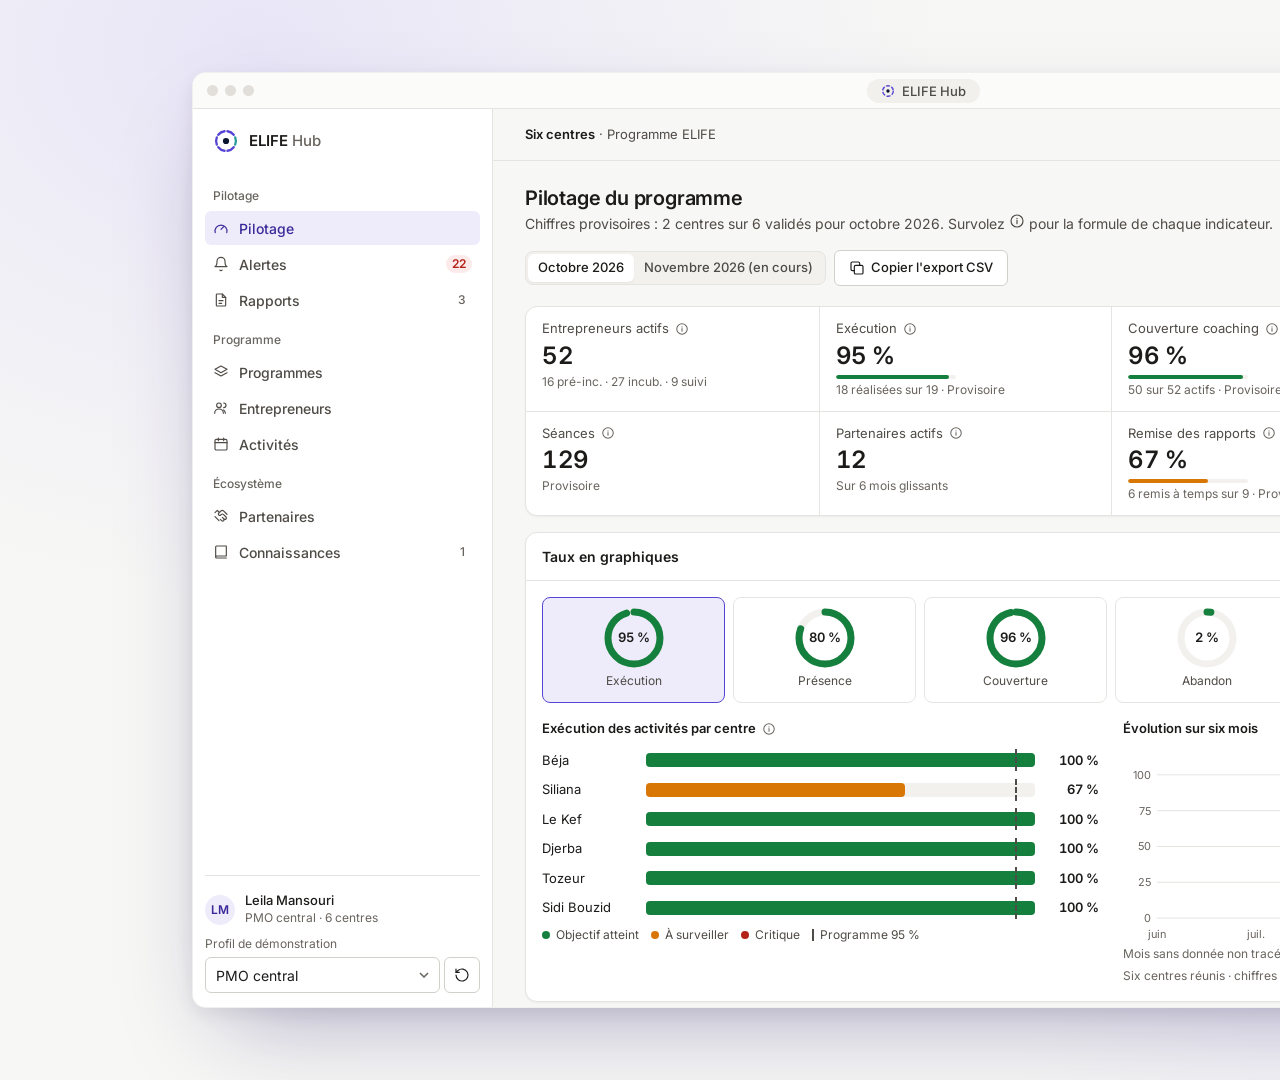
<file: video/v1/stage.html>
<!DOCTYPE html>
<html lang="fr">
<head>
<meta charset="utf-8">
<title>ELIFE Hub · Scène vidéo</title>
<!-- 1920×1080 production stage. The real application runs in the iframe; this page only adds
     camera, cursor, titles and annotation cards. Everything is a pure function of the frame index,
     so the render is identical on every run (see render.mjs). Open it in a browser to preview:
     ?play=1 plays in real time. -->
<link rel="preconnect" href="https://fonts.googleapis.com">
<link rel="preconnect" href="https://fonts.gstatic.com" crossorigin>
<link href="https://fonts.googleapis.com/css2?family=Inter:wght@400;500;600;700&display=swap" rel="stylesheet">
<link rel="stylesheet" href="stage.css">
</head>
<body>
<div id="stage">
  <div id="bg"><i class="halo h1"></i><i class="halo h2"></i></div>
  <div id="cam">
    <div id="win">
      <div class="titlebar"><span class="dots"><i></i><i></i><i></i></span><span class="url"><svg viewBox="0 0 100 100" width="14" height="14"><circle cx="50" cy="50" r="38" fill="none" stroke="#5645D4" stroke-width="10" stroke-dasharray="29 11"/><circle cx="50" cy="50" r="12" fill="#0A1530"/></svg>ELIFE Hub</span><span class="role" id="role"></span></div>
      <div class="viewport"><iframe id="app" src="../../index.html" title="ELIFE Hub"></iframe><div id="spot"></div></div>
    </div>
  </div>
  <div id="cards"></div>
  <div id="caption"><div class="kicker" id="cap-kicker"></div><div class="title" id="cap-title"></div><div class="sub" id="cap-sub"></div></div>
  <div id="full"></div>
  <div id="wipe"></div>
  <div id="cursor"><i class="ripple"></i><svg viewBox="0 0 24 24" width="30" height="30"><path d="M4 2.5 19.5 12 12.4 13.6 9.2 20.5z" fill="#1C1B1A" stroke="#fff" stroke-width="1.6" stroke-linejoin="round"/></svg></div>
  <div id="demo-badge">Données de démonstration · personnes fictives</div>
</div>
<script src="timeline.js"></script>
</body>
</html>
</file>
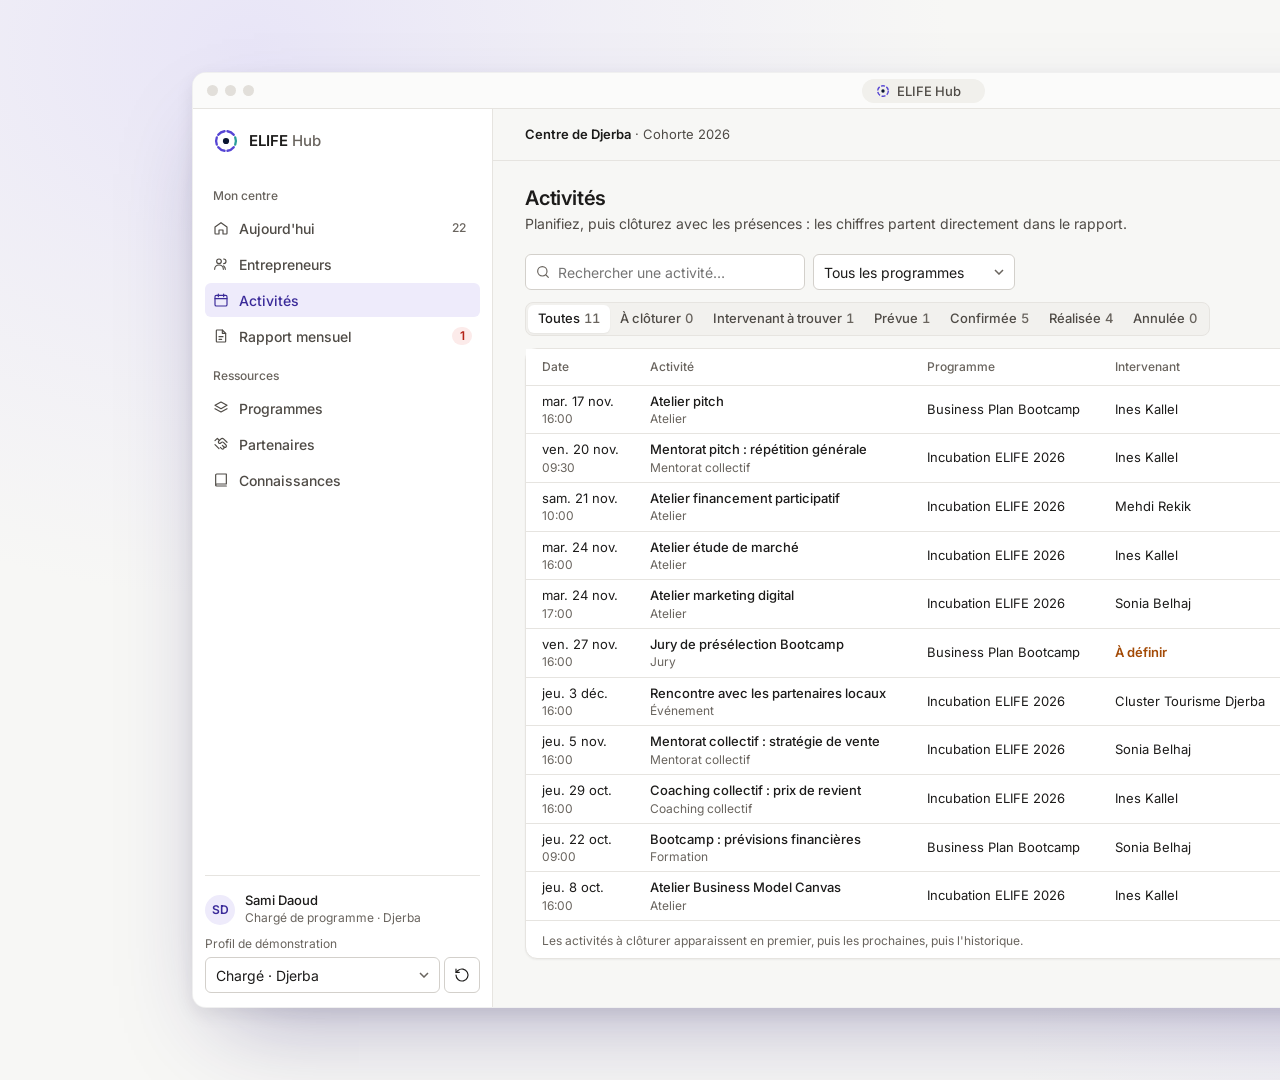
<file: video/v2/stage.html>
<!DOCTYPE html>
<html lang="fr">
<head>
<meta charset="utf-8">
<title>ELIFE Hub · Scène vidéo v2</title>
<!-- 1920×1080 production stage (v2: défis 1, 2, 4, 8). The real application runs in the iframe; this page only adds
     camera, cursor, titles, workflow bar and cards. Everything is a pure function of the frame index, so the render
     is identical on every run (see render.mjs). Preview in a browser with ?play=1 (and &t=SECONDS). v1: video/v1/. -->
<link rel="preconnect" href="https://fonts.googleapis.com">
<link rel="preconnect" href="https://fonts.gstatic.com" crossorigin>
<link href="https://fonts.googleapis.com/css2?family=Inter:wght@400;500;600;700&display=swap" rel="stylesheet">
<link rel="stylesheet" href="stage.css">
</head>
<body>
<div id="stage">
  <div id="bg"><i class="halo h1"></i><i class="halo h2"></i></div>
  <div id="cam">
    <div id="win">
      <div class="titlebar"><span class="dots"><i></i><i></i><i></i></span><span class="url"><svg viewBox="0 0 100 100" width="14" height="14"><circle cx="50" cy="50" r="38" fill="none" stroke="#5645D4" stroke-width="10" stroke-dasharray="29 11"/><circle cx="50" cy="50" r="12" fill="#0A1530"/></svg><span id="url-text">ELIFE Hub</span><i id="url-caret"></i></span><span class="role" id="role"></span></div>
      <div class="viewport"><iframe id="app" src="../../index.html" title="ELIFE Hub"></iframe><div id="spot"></div></div>
    </div>
  </div>
  <div id="rings"></div>
  <div id="cards"></div>
  <div id="flow"></div>
  <div id="caption"><div class="kicker" id="cap-kicker"></div><div class="title" id="cap-title"></div><div class="sub" id="cap-sub"></div></div>
  <div id="banner"><span class="ic"><svg viewBox="0 0 24 24"><path d="m5 12 5 5 9-10"/></svg></span><div><small id="banner-kicker">Résultat</small><span id="banner-text"></span></div></div>
  <div id="full"></div>
  <div id="wipe"></div>
  <div id="cursor"><i class="ripple"></i><svg viewBox="0 0 24 24" width="30" height="30"><path d="M4 2.5 19.5 12 12.4 13.6 9.2 20.5z" fill="#1C1B1A" stroke="#fff" stroke-width="1.6" stroke-linejoin="round"/></svg></div>
  <div id="demo-badge">Données de démonstration · personnes fictives</div>
</div>
<script src="timeline.js"></script>
</body>
</html>
</file>
<file: css/tokens.css>
/* ELIFE Hub — design tokens
   One accent (indigo, from the logo). Status colours are reserved for status.
   All text colours pass WCAG AA (4.5:1) on --bg and --panel. */
:root {
  /* surfaces */
  --bg: #F7F7F5;
  --panel: #FFFFFF;
  --sunken: #F2F1EE;
  --hover: #EFEEEA;
  --line: #E6E4E0;
  --line-strong: #D3D0CB;

  /* text */
  --ink: #1C1B1A;
  --ink-2: #4F4B46;
  --ink-3: #69645E;

  /* accent */
  --accent: #5645D4;
  --accent-hover: #4636B8;
  --accent-press: #3A2A99;
  --accent-soft: #EEEBFB;
  --accent-ink: #3A2A99;

  /* status (text / background) */
  --ok: #15803D;      --ok-bg: #E7F4EB;
  --warn: #A34A06;    --warn-bg: #FCF1E1;
  --bad: #B42318;     --bad-bg: #FCEBEA;
  --info: #1D4ED8;    --info-bg: #E9EFFC;
  --neutral: #4F4B46; --neutral-bg: #EFEEEA;

  /* journey stages: one hue family, lightness steps (never colour alone: label always shown) */
  --stage-1: #CFCBF4;
  --stage-2: #A99FEA;
  --stage-3: #7B6BDF;
  --stage-4: #5645D4;
  --stage-5: #2E2470;

  /* type */
  --font: Inter, -apple-system, system-ui, "Segoe UI", Roboto, Helvetica, Arial, sans-serif;
  --fs-xs: 12px;
  --fs-sm: 13px;
  --fs-md: 14px;
  --fs-lg: 16px;
  --fs-xl: 20px;
  --fs-2xl: 24px;

  /* spacing (4px grid) */
  --s-1: 4px; --s-2: 8px; --s-3: 12px; --s-4: 16px; --s-5: 20px; --s-6: 24px; --s-8: 32px; --s-10: 40px;

  /* shape and depth */
  --r-sm: 6px;
  --r-md: 8px;
  --r-lg: 12px;
  --sh-1: 0 1px 2px rgba(28, 27, 26, .05);
  --sh-pop: 0 12px 32px -8px rgba(28, 27, 26, .22), 0 2px 6px rgba(28, 27, 26, .06);

  /* sizes */
  --row-h: 40px;
  --control-h: 36px;
  --sidebar-w: 300px;
  --topbar-h: 52px;
  --drawer-w: 800px;

  --ease: 150ms cubic-bezier(.4, 0, .2, 1);
}
</file>
<file: css/base.css>
*, *::before, *::after { box-sizing: border-box; }
html { -webkit-text-size-adjust: 100%; }
body {
  margin: 0;
  font: 400 var(--fs-md)/1.5 var(--font);
  color: var(--ink);
  background: var(--bg);
  -webkit-font-smoothing: antialiased;
}
h1, h2, h3, h4, p { margin: 0; }
h1 { font-size: var(--fs-xl); font-weight: 600; letter-spacing: -.2px; line-height: 1.3; }
h2 { font-size: var(--fs-md); font-weight: 600; line-height: 1.4; }
h3 { font-size: var(--fs-md); font-weight: 600; }
a { color: var(--accent); text-decoration: none; }
a:hover { text-decoration: underline; }
button, input, select, textarea { font: inherit; color: inherit; }
button { cursor: pointer; }
:focus-visible { outline: 2px solid var(--accent); outline-offset: 2px; }
.num { font-variant-numeric: tabular-nums; }
.muted { color: var(--ink-3); }
.small { font-size: var(--fs-sm); }
.xs { font-size: var(--fs-xs); }
.strong { font-weight: 600; }
.nowrap { white-space: nowrap; }
.truncate { overflow: hidden; text-overflow: ellipsis; white-space: nowrap; }
.sr-only { position: absolute; width: 1px; height: 1px; overflow: hidden; clip: rect(0 0 0 0); white-space: nowrap; }
.t-bad { color: var(--bad); }
.t-ok { color: var(--ok); }
.t-warn { color: var(--warn); }

svg.i { width: 16px; height: 16px; flex: none; fill: none; stroke: currentColor; stroke-width: 1.75; stroke-linecap: round; stroke-linejoin: round; }

@media (prefers-reduced-motion: reduce) {
  *, *::before, *::after { transition: none !important; animation: none !important; }
}
</file>
<file: css/layout.css>
/* App shell: sidebar + topbar + main */
.app { display: grid; grid-template-columns: var(--sidebar-w) 1fr; min-height: 100vh; }

.sidebar {
  position: sticky; top: 0; height: 100vh;
  display: flex; flex-direction: column; gap: 2px;
  padding: var(--s-3) var(--s-3) var(--s-4);
  background: var(--panel); border-right: 1px solid var(--line);
  overflow-y: auto;
}
.brand { display: flex; align-items: center; gap: 10px; height: 40px; padding: 0 var(--s-2); margin-bottom: var(--s-3); font-weight: 600; font-size: 15px; }
.brand-sub { color: var(--ink-3); font-weight: 500; }
.nav-group { font-size: var(--fs-xs); color: var(--ink-3); font-weight: 500; padding: var(--s-3) var(--s-2) var(--s-1); }
.nav-item {
  display: flex; align-items: center; gap: 10px; width: 100%;
  height: 34px; padding: 0 var(--s-2); border: 0; border-radius: var(--r-sm);
  background: none; color: var(--ink-2); font-weight: 500; text-align: left; text-decoration: none;
  transition: background var(--ease), color var(--ease);
}
.nav-item:hover { background: var(--hover); color: var(--ink); text-decoration: none; }
.nav-item[aria-current="page"] { background: var(--accent-soft); color: var(--accent-ink); }
.nav-count { margin-left: auto; min-width: 20px; padding: 0 6px; border-radius: 999px; font-size: var(--fs-xs); text-align: center; color: var(--ink-3); }
.nav-item[aria-current="page"] .nav-count { color: var(--accent-ink); }
.nav-count.alert { background: var(--bad-bg); color: var(--bad); font-weight: 600; }

.profile { margin-top: auto; padding-top: var(--s-4); border-top: 1px solid var(--line); display: grid; gap: var(--s-2); }
.profile-row { display: flex; align-items: center; gap: 10px; }
.profile-name { font-weight: 500; font-size: var(--fs-sm); line-height: 1.3; }
.profile-role { color: var(--ink-3); font-size: var(--fs-xs); }
.demo-switch label { display: block; font-size: var(--fs-xs); color: var(--ink-3); margin-bottom: 4px; }
.demo-switch .row { display: flex; gap: var(--s-1); }
.demo-switch select { flex: 1; min-width: 0; }

.topbar {
  position: sticky; top: 0; z-index: 10;
  display: flex; align-items: center; gap: var(--s-3);
  height: var(--topbar-h); padding: 0 var(--s-8);
  background: rgba(247, 247, 245, .92); backdrop-filter: blur(6px);
  border-bottom: 1px solid var(--line);
}
.topbar .context { font-size: var(--fs-sm); color: var(--ink-2); }
.topbar .context b { color: var(--ink); font-weight: 600; }
.topbar .right { margin-left: auto; display: flex; align-items: center; gap: var(--s-3); }
.sync { display: flex; align-items: center; gap: 6px; font-size: var(--fs-xs); color: var(--ink-3); }
.sync::before { content: ""; width: 7px; height: 7px; border-radius: 50%; background: var(--ok); }
.btn.menu-toggle { display: none; }

main { padding: var(--s-6) var(--s-8) 64px; width: 100%; min-width: 0; }

.page-head { display: flex; align-items: flex-start; justify-content: space-between; gap: var(--s-4); margin-bottom: var(--s-5); flex-wrap: wrap; }
.page-head p { color: var(--ink-2); margin-top: 2px; }
.page-actions { display: flex; gap: var(--s-2); flex-wrap: wrap; align-items: center; }

.grid-2 { display: grid; grid-template-columns: minmax(0, 1.7fr) minmax(300px, 1fr); gap: var(--s-4); align-items: start; }
.stack { display: grid; gap: var(--s-4); }
.toolbar { display: flex; gap: var(--s-2); align-items: center; flex-wrap: wrap; margin-bottom: var(--s-3); }
.toolbar .spacer { flex: 1; }

/* responsive */
@media (max-width: 1100px) {
  .grid-2 { grid-template-columns: minmax(0, 1fr); }
}
@media (max-width: 860px) {
  .app { grid-template-columns: 1fr; }
  .sidebar {
    position: fixed; z-index: 40; left: 0; top: 0; width: 260px;
    transform: translateX(-100%); transition: transform var(--ease); box-shadow: var(--sh-pop);
  }
  .app.nav-open .sidebar { transform: none; }
  .nav-scrim { position: fixed; inset: 0; z-index: 39; background: rgba(28, 27, 26, .3); }
  .btn.menu-toggle { display: inline-flex; }
  .topbar { padding: 0 var(--s-4); }
  main { padding: var(--s-4) var(--s-4) 80px; }
  .hide-md { display: none !important; }
}
@media (max-width: 600px) {
  .hide-sm { display: none !important; }
  .topbar .sync { display: none; }
  h1 { font-size: 18px; }
}
.content { min-width: 0; }
</file>
<file: css/components.css>
/* ---------- buttons ---------- */
.btn {
  display: inline-flex; align-items: center; justify-content: center; gap: 6px;
  height: var(--control-h); padding: 0 14px;
  border: 1px solid var(--line-strong); border-radius: var(--r-sm);
  background: var(--panel); color: var(--ink);
  font-size: var(--fs-sm); font-weight: 500; white-space: nowrap; text-decoration: none;
  transition: background var(--ease), border-color var(--ease), color var(--ease);
}
.btn:hover { background: var(--sunken); text-decoration: none; }
.btn:active { background: var(--hover); }
.btn.primary { background: var(--accent); border-color: var(--accent); color: #fff; }
.btn.primary:hover { background: var(--accent-hover); border-color: var(--accent-hover); }
.btn.primary:active { background: var(--accent-press); }
.btn.danger { color: var(--bad); }
.btn.danger:hover { background: var(--bad-bg); border-color: #F1C3BF; }
.btn.ghost { border-color: transparent; background: none; color: var(--ink-2); }
.btn.ghost:hover { background: var(--hover); color: var(--ink); }
.btn.sm { height: 30px; padding: 0 10px; font-size: var(--fs-xs); }
.btn.icon { width: var(--control-h); padding: 0; }
.btn.icon.sm { width: 30px; }
.btn[disabled], .btn[aria-disabled="true"] { opacity: .5; cursor: not-allowed; pointer-events: none; }
.btn-group { display: inline-flex; }
.btn-group .btn { border-radius: 0; margin-left: -1px; }
.btn-group .btn:first-child { border-radius: var(--r-sm) 0 0 var(--r-sm); margin-left: 0; }
.btn-group .btn:last-child { border-radius: 0 var(--r-sm) var(--r-sm) 0; }
.link-btn { border: 0; background: none; padding: 0; color: var(--ink); font-weight: 500; text-align: left; }
.link-btn:hover { color: var(--accent); text-decoration: underline; }

/* ---------- badges ---------- */
.badge {
  display: inline-flex; align-items: center; gap: 5px; height: 22px; padding: 0 8px;
  border-radius: 999px; font-size: var(--fs-xs); font-weight: 500; white-space: nowrap;
  background: var(--neutral-bg); color: var(--neutral);
}
.badge svg.i { width: 12px; height: 12px; stroke-width: 2.2; }
.badge.ok { background: var(--ok-bg); color: var(--ok); }
.badge.warn { background: var(--warn-bg); color: var(--warn); }
.badge.bad { background: var(--bad-bg); color: var(--bad); }
.badge.info { background: var(--info-bg); color: var(--info); }
.badge.accent { background: var(--accent-soft); color: var(--accent-ink); }
.badge.outline { background: none; box-shadow: inset 0 0 0 1px var(--line-strong); color: var(--ink-2); }
.dot { display: inline-block; width: 8px; height: 8px; border-radius: 50%; flex: none; }
.tag { display: inline-flex; height: 20px; align-items: center; padding: 0 6px; border-radius: 4px; background: var(--sunken); color: var(--ink-2); font-size: var(--fs-xs); }

/* ---------- panels ---------- */
.panel { background: var(--panel); border: 1px solid var(--line); border-radius: var(--r-lg); box-shadow: var(--sh-1); }
.panel-head { display: flex; align-items: center; justify-content: space-between; gap: var(--s-3); padding: var(--s-3) var(--s-4); border-bottom: 1px solid var(--line); min-height: 48px; }
.panel-head h2 { display: flex; align-items: center; gap: var(--s-2); }
.panel-head .count { color: var(--ink-3); font-weight: 500; }
.panel-body { padding: var(--s-4); }
.panel-foot { padding: var(--s-2) var(--s-4); border-top: 1px solid var(--line); }

/* ---------- KPI strip ---------- */
.kpis { display: grid; grid-template-columns: repeat(4, minmax(0, 1fr)); }
.kpi { padding: var(--s-3) var(--s-4); border-left: 1px solid var(--line); min-width: 0; }
.kpi:nth-child(4n+1) { border-left: 0; }
.kpi:nth-child(n+5) { border-top: 1px solid var(--line); }
.kpi-label { display: flex; align-items: center; gap: 4px; color: var(--ink-2); font-size: var(--fs-sm); }
.kpi-value { font-size: var(--fs-2xl); font-weight: 600; letter-spacing: -.4px; line-height: 1.25; margin-top: 2px; }
.kpi-value.nodata { font-size: var(--fs-md); font-weight: 500; color: var(--ink-3); padding: 6px 0; }
.kpi-sub { font-size: var(--fs-xs); color: var(--ink-3); margin-top: 2px; }
@media (max-width: 900px) { .kpis { grid-template-columns: repeat(2, 1fr); } .kpi, .kpi:nth-child(4n+1) { border-left: 1px solid var(--line); } .kpi:nth-child(odd) { border-left: 0; } .kpi:nth-child(n+3) { border-top: 1px solid var(--line); } }

/* info tooltip (hover and focus) */
.tipbtn { position: relative; display: inline-grid; place-items: center; width: 18px; height: 18px; border: 0; border-radius: 50%; background: none; color: var(--ink-3); padding: 0; }
.tipbtn:hover, .tipbtn:focus-visible { color: var(--accent); }
.tipbtn svg.i { width: 14px; height: 14px; }
.tipbtn .tip {
  position: absolute; z-index: 20; left: 50%; top: calc(100% + 6px); transform: translateX(-50%);
  width: 260px; padding: 10px 12px; border-radius: var(--r-md);
  background: var(--ink); color: #fff; font-size: var(--fs-xs); font-weight: 400; line-height: 1.5; text-align: left;
  display: none; pointer-events: none;
}
.tipbtn:hover .tip, .tipbtn:focus-visible .tip { display: block; }
@media (max-width: 600px) { .tipbtn .tip { width: min(240px, 70vw); } .kpi:nth-child(even) .tipbtn .tip { left: auto; right: -8px; transform: none; } }

/* ---------- tables ---------- */
.table-wrap { overflow-x: auto; }
.table { width: 100%; border-collapse: collapse; font-size: var(--fs-sm); }
.table th {
  position: sticky; top: 0; background: var(--panel);
  text-align: left; font-weight: 500; font-size: var(--fs-xs); color: var(--ink-3);
  height: 36px; padding: 0 var(--s-3); border-bottom: 1px solid var(--line); white-space: nowrap;
}
.table td { height: var(--row-h); padding: 6px var(--s-3); border-top: 1px solid var(--line); vertical-align: middle; }
.table tbody tr:first-child td { border-top: 0; }
.table tr.clickable { cursor: pointer; }
.table tr.clickable:hover td { background: var(--sunken); }
.table td.num, .table th.num { text-align: right; }
.table td.actions { text-align: right; white-space: nowrap; width: 1%; }
.table .sub { display: block; color: var(--ink-3); font-size: var(--fs-xs); line-height: 1.35; }
.table th:first-child, .table td:first-child { padding-left: var(--s-4); }
.table th:last-child, .table td:last-child { padding-right: var(--s-4); }
.table.scroll-body tbody { display: block; }

/* stage distribution bar */
.stagebar { display: flex; height: 8px; width: 100%; min-width: 90px; border-radius: 4px; overflow: hidden; background: var(--sunken); }
.stagebar span { display: block; height: 100%; }
.legend { display: flex; flex-wrap: wrap; gap: var(--s-3); font-size: var(--fs-xs); color: var(--ink-2); }
.legend span { display: inline-flex; align-items: center; gap: 6px; }

/* ---------- lists (inbox) ---------- */
.list-row { display: flex; align-items: center; gap: var(--s-3); padding: 10px var(--s-4); border-top: 1px solid var(--line); min-height: 52px; }
.list-row:first-child { border-top: 0; }
.list-row .body { flex: 1; min-width: 0; }
.list-row .title { font-weight: 500; line-height: 1.35; }
.list-row .meta { color: var(--ink-3); font-size: var(--fs-xs); margin-top: 1px; }
.list-row .row-actions { display: flex; gap: var(--s-2); flex: none; }
.ico { width: 28px; height: 28px; border-radius: var(--r-md); display: grid; place-items: center; flex: none; background: var(--sunken); color: var(--ink-2); }
.ico.bad { background: var(--bad-bg); color: var(--bad); }
.ico.warn { background: var(--warn-bg); color: var(--warn); }
.ico.ok { background: var(--ok-bg); color: var(--ok); }
.ico.info { background: var(--info-bg); color: var(--info); }
.ico.accent { background: var(--accent-soft); color: var(--accent-ink); }

/* ---------- forms ---------- */
.form-grid { display: grid; grid-template-columns: 1fr 1fr; gap: var(--s-3) var(--s-4); }
.field { display: flex; flex-direction: column; gap: 6px; min-width: 0; }
.field.full { grid-column: 1 / -1; }
.field > label, .field-label { font-size: var(--fs-sm); font-weight: 500; color: var(--ink-2); }
.req { color: var(--bad); margin-left: 2px; }
.input, .select, .textarea {
  width: 100%; min-width: 0; height: var(--control-h); padding: 0 10px;
  border: 1px solid var(--line-strong); border-radius: var(--r-sm); background: var(--panel);
  transition: border-color var(--ease), box-shadow var(--ease);
}
.select {
  appearance: none; padding-right: 30px;
  background: var(--panel) url("data:image/svg+xml,%3Csvg xmlns='http://www.w3.org/2000/svg' width='10' height='6'%3E%3Cpath d='M1 1l4 4 4-4' fill='none' stroke='%2369645E' stroke-width='1.5'/%3E%3C/svg%3E") no-repeat right 10px center;
}
.textarea { height: auto; min-height: 76px; padding: 8px 10px; resize: vertical; line-height: 1.5; }
.input:hover, .select:hover, .textarea:hover { border-color: #BDB9B3; }
.input:focus, .select:focus, .textarea:focus { outline: none; border-color: var(--accent); box-shadow: 0 0 0 3px var(--accent-soft); }
.input[aria-invalid="true"], .select[aria-invalid="true"], .textarea[aria-invalid="true"] { border-color: var(--bad); }
.help { font-size: var(--fs-xs); color: var(--ink-3); }
.error { font-size: var(--fs-xs); color: var(--bad); }
.search { position: relative; }
.search svg.i { position: absolute; left: 10px; top: 50%; transform: translateY(-50%); color: var(--ink-3); pointer-events: none; }
.search .input { padding-left: 32px; width: 280px; }
.check { display: flex; align-items: center; gap: 8px; min-height: 32px; font-size: var(--fs-sm); cursor: pointer; }
.check input { width: 16px; height: 16px; accent-color: var(--accent); margin: 0; }
.check-list { display: grid; gap: 2px; max-height: 260px; overflow: auto; border: 1px solid var(--line); border-radius: var(--r-md); padding: 4px 10px; }
.check-grid { display: grid; grid-template-columns: repeat(2, 1fr); gap: 0 var(--s-3); }
.radio-cards { display: grid; grid-template-columns: repeat(3, 1fr); gap: var(--s-2); }
.radio-card { display: flex; align-items: center; gap: 8px; padding: 8px 10px; border: 1px solid var(--line-strong); border-radius: var(--r-md); cursor: pointer; font-size: var(--fs-sm); }
.radio-card:has(input:checked) { border-color: var(--accent); background: var(--accent-soft); color: var(--accent-ink); }
.radio-card input { accent-color: var(--accent); margin: 0; }
@media (max-width: 600px) { .form-grid { grid-template-columns: 1fr; } .search .input { width: 100%; } .search { flex: 1; } .radio-cards { grid-template-columns: 1fr; } }

/* segmented + chips */
.seg { display: inline-flex; padding: 2px; border-radius: var(--r-md); background: var(--sunken); border: 1px solid var(--line); }
.seg button { height: 28px; padding: 0 10px; border: 0; border-radius: var(--r-sm); background: none; color: var(--ink-2); font-size: var(--fs-sm); font-weight: 500; white-space: nowrap; }
.seg button:hover { color: var(--ink); }
.seg button[aria-pressed="true"] { background: var(--panel); color: var(--ink); box-shadow: var(--sh-1); }
.seg .c { color: var(--ink-3); margin-left: 4px; font-variant-numeric: tabular-nums; }

/* callouts */
.callout { display: flex; gap: 10px; align-items: flex-start; padding: 10px 12px; border-radius: var(--r-md); background: var(--info-bg); color: var(--ink); font-size: var(--fs-sm); line-height: 1.5; }
.callout svg.i { margin-top: 2px; color: var(--info); }
.callout.warn { background: var(--warn-bg); } .callout.warn svg.i { color: var(--warn); }
.callout.bad { background: var(--bad-bg); } .callout.bad svg.i { color: var(--bad); }
.callout.ok { background: var(--ok-bg); } .callout.ok svg.i { color: var(--ok); }
.callout .actions { margin-top: 8px; display: flex; gap: 8px; flex-wrap: wrap; }

/* empty states */
.empty { padding: var(--s-8) var(--s-4); text-align: center; color: var(--ink-2); }
.empty .ico { margin: 0 auto var(--s-3); width: 36px; height: 36px; }
.empty h3 { margin-bottom: 4px; color: var(--ink); }
.empty p { font-size: var(--fs-sm); max-width: 44ch; margin: 0 auto; }
.empty .btn { margin-top: var(--s-3); }

/* ---------- drawer / modal ---------- */
.scrim { position: fixed; inset: 0; z-index: 50; background: rgba(28, 27, 26, .32); animation: fade 150ms ease; }
.drawer {
  position: fixed; z-index: 51; top: 0; right: 0; bottom: 0; width: min(var(--drawer-w), 100vw);
  display: flex; flex-direction: column; background: var(--panel); box-shadow: var(--sh-pop);
  animation: slide 180ms cubic-bezier(.2, .8, .2, 1);
}
.drawer.wide { width: min(860px, 100vw); }
.drawer-head { display: flex; align-items: flex-start; gap: var(--s-3); padding: var(--s-4) var(--s-5); border-bottom: 1px solid var(--line); }
.drawer-head .titles { flex: 1; min-width: 0; }
.drawer-head h2 { font-size: var(--fs-lg); }
.drawer-head p { color: var(--ink-3); font-size: var(--fs-sm); margin-top: 2px; }
.drawer-tools { display: flex; gap: var(--s-2); padding: var(--s-3) var(--s-5); border-bottom: 1px solid var(--line); flex-wrap: wrap; }
.drawer-body { flex: 1; overflow-y: auto; padding: var(--s-4) var(--s-5); display: grid; gap: var(--s-5); align-content: start; }
.drawer-foot { display: flex; justify-content: flex-end; gap: var(--s-2); padding: var(--s-3) var(--s-5); border-top: 1px solid var(--line); background: var(--panel); }
.drawer-foot .left { margin-right: auto; }
.section h3 { font-size: var(--fs-sm); margin-bottom: var(--s-2); display: flex; justify-content: space-between; align-items: center; }
.dl { display: grid; grid-template-columns: minmax(120px, 170px) 1fr; gap: 6px var(--s-3); font-size: var(--fs-sm); }
.dl dt { color: var(--ink-3); }
.dl dd { margin: 0; min-width: 0; }

.modal { position: fixed; z-index: 61; left: 50%; top: 14vh; transform: translateX(-50%); width: min(480px, calc(100vw - 32px)); background: var(--panel); border-radius: var(--r-lg); box-shadow: var(--sh-pop); animation: pop 160ms ease; }
.modal-scrim { z-index: 60; }
.modal .drawer-body { max-height: 60vh; }

@keyframes fade { from { opacity: 0; } }
@keyframes slide { from { transform: translateX(24px); opacity: 0; } }
@keyframes pop { from { transform: translate(-50%, 8px); opacity: 0; } }

/* ---------- menu ---------- */
.menu-wrap { position: relative; }
.menu {
  position: absolute; z-index: 30; right: 0; top: calc(100% + 4px); min-width: 230px;
  padding: 4px; border: 1px solid var(--line); border-radius: var(--r-md); background: var(--panel); box-shadow: var(--sh-pop);
}
.menu button { display: flex; align-items: center; gap: 10px; width: 100%; padding: 8px 10px; border: 0; border-radius: var(--r-sm); background: none; text-align: left; font-size: var(--fs-sm); }
.menu button:hover, .menu button:focus-visible { background: var(--sunken); outline: none; }
.menu button small { margin-left: auto; color: var(--ink-3); font-size: var(--fs-xs); }
.menu hr { border: 0; border-top: 1px solid var(--line); margin: 4px 0; }

/* ---------- toast ---------- */
.toasts { position: fixed; z-index: 70; top: calc(var(--topbar-h) + 12px); left: 50%; transform: translateX(-50%); display: grid; gap: var(--s-2); width: max-content; max-width: calc(100vw - 32px); }
.toast { display: flex; align-items: center; gap: 10px; padding: 10px 12px 10px 14px; border-radius: var(--r-md); background: var(--ink); color: #fff; font-size: var(--fs-sm); box-shadow: var(--sh-pop); animation: pop2 180ms ease; }
.toast svg.i { color: #86EFAC; }
.toast.error svg.i { color: #FCA5A5; }
.toast .btn { height: 28px; background: none; border-color: rgba(255, 255, 255, .3); color: #fff; }
.toast .btn:hover { background: rgba(255, 255, 255, .12); }
@keyframes pop2 { from { transform: translateY(-8px); opacity: 0; } }

/* ---------- timeline / stepper ---------- */
.stepper { display: grid; grid-template-columns: repeat(5, 1fr); gap: 4px; }
.step { position: relative; padding-top: 12px; font-size: var(--fs-xs); color: var(--ink-3); }
.step::before { content: ""; position: absolute; top: 0; left: 0; right: 0; height: 4px; border-radius: 2px; background: var(--sunken); }
.step.done::before { background: var(--stage-3); }
.step.current::before { background: var(--accent); }
.step.current { color: var(--accent-ink); font-weight: 600; }
.step.done { color: var(--ink-2); }
.step b { display: block; font-weight: inherit; color: inherit; }
.timeline { list-style: none; margin: 0; padding: 0; }
.timeline li { position: relative; display: flex; gap: var(--s-3); padding: 0 0 var(--s-3); }
.timeline li::before { content: ""; position: absolute; left: 13px; top: 30px; bottom: 0; width: 1px; background: var(--line); }
.timeline li:last-child::before { display: none; }
.timeline .ico { width: 28px; height: 28px; }
.timeline .when { color: var(--ink-3); font-size: var(--fs-xs); }
.timeline .what { font-size: var(--fs-sm); }

/* report status steps */
.flow { display: flex; align-items: center; gap: var(--s-2); flex-wrap: wrap; font-size: var(--fs-sm); color: var(--ink-3); }
.flow .on { color: var(--ink); font-weight: 600; }
.flow svg.i { width: 14px; height: 14px; }

/* avatar */
.avatar { width: 30px; height: 30px; border-radius: 50%; display: grid; place-items: center; background: var(--accent-soft); color: var(--accent-ink); font-size: var(--fs-xs); font-weight: 600; flex: none; }

/* calendar */
.cal { display: grid; grid-template-columns: repeat(7, minmax(0, 1fr)); border-top: 1px solid var(--line); }
.cal .dow { padding: 6px 8px; font-size: var(--fs-xs); color: var(--ink-3); border-bottom: 1px solid var(--line); }
.cal .day { min-height: 92px; padding: 4px 6px; border-right: 1px solid var(--line); border-bottom: 1px solid var(--line); font-size: var(--fs-xs); }
.cal .day:nth-child(7n) { border-right: 0; }
.cal .day.out { background: var(--sunken); color: var(--ink-3); }
.cal .day.today .d { background: var(--accent); color: #fff; border-radius: 999px; padding: 0 6px; }
.cal .d { display: inline-block; margin-bottom: 4px; font-weight: 500; }
.cal .ev { display: block; width: 100%; margin-bottom: 3px; padding: 2px 6px; border: 0; border-left: 3px solid var(--info); border-radius: 3px; background: var(--info-bg); text-align: left; font-size: 11.5px; line-height: 1.35; overflow: hidden; text-overflow: ellipsis; white-space: nowrap; }
.cal .ev.done { border-color: var(--ok); background: var(--ok-bg); }
.cal .ev.overdue { border-color: var(--bad); background: var(--bad-bg); }
.cal .ev.draft { border-color: var(--warn); background: var(--warn-bg); }
.cal .ev.cancelled { border-color: var(--line-strong); background: var(--sunken); text-decoration: line-through; }
@media (max-width: 760px) { .cal .day { min-height: 64px; } .cal .ev { font-size: 10.5px; padding: 1px 4px; } }

/* 403 */
.denied { max-width: 480px; margin: 10vh auto; text-align: center; }

/* ---------- reporting requirement and beneficiary review queue ---------- */
.req-box { border: 1px solid var(--line); border-radius: var(--r-md); padding: var(--s-3) var(--s-4); margin: 0; display: grid; gap: var(--s-3); min-width: 0; }
.req-box legend { padding: 0 6px; }
.req-questions { display: grid; gap: var(--s-3); }
.req-row { display: grid; grid-template-columns: 1fr 1fr; gap: var(--s-2) var(--s-3); padding: var(--s-3); border: 1px solid var(--line); border-radius: var(--r-md); background: var(--sunken); }
.req-row .field.full { grid-column: 1 / -1; }
.req-row-tools { grid-column: 1 / -1; display: flex; align-items: center; justify-content: space-between; }
.breport { border-top: 1px solid var(--line); }
.breport:first-child { border-top: 0; }
.breport .list-row { border-top: 0; flex-wrap: wrap; }
.breport .list-row .row-actions { flex-wrap: wrap; align-items: center; }
.breport-more { padding: 0 var(--s-4) var(--s-3) calc(var(--s-4) + 40px); font-size: var(--fs-sm); }
.breport-more summary { cursor: pointer; color: var(--accent-ink); font-size: var(--fs-xs); font-weight: 500; }
.breport-more[open] summary { margin-bottom: var(--s-2); }
.breport-return { display: grid; gap: var(--s-2); padding: 0 var(--s-4) var(--s-3); }
.breport-return .page-actions { justify-content: flex-end; }
@media (max-width: 600px) { .req-row { grid-template-columns: 1fr; } .breport-more { padding-left: var(--s-4); } }

/* ---------- planning (backlog merge) ---------- */
.form-sub { grid-column: 1 / -1; font-size: var(--fs-xs); font-weight: 600; color: var(--ink-3); text-transform: uppercase; letter-spacing: .04em; margin-top: var(--s-2); padding-top: var(--s-2); border-top: 1px solid var(--line); }
.form-sub:first-child { border-top: 0; margin-top: 0; padding-top: 0; }
.cal .ev.confirmed { border-color: var(--accent); background: var(--accent-soft); }
.week { display: grid; grid-template-columns: repeat(7, minmax(0, 1fr)); border-top: 1px solid var(--line); }
.wday { min-height: 160px; padding: 6px; border-right: 1px solid var(--line); display: flex; flex-direction: column; gap: 4px; min-width: 0; }
.wday:last-child { border-right: 0; }
.wday.today { background: var(--accent-soft); }
.wd { font-size: var(--fs-xs); font-weight: 600; color: var(--ink-2); margin-bottom: 2px; }
.week .ev { display: block; width: 100%; padding: 4px 6px; border: 0; border-left: 3px solid var(--info); border-radius: 3px; background: var(--info-bg); text-align: left; font-size: 12px; line-height: 1.35; overflow-wrap: anywhere; }
.week .ev span { display: block; color: var(--ink-3); font-size: 11px; }
.week .ev.done { border-color: var(--ok); background: var(--ok-bg); }
.week .ev.confirmed { border-color: var(--accent); background: var(--accent-soft); }
.week .ev.overdue { border-color: var(--bad); background: var(--bad-bg); }
.week .ev.draft { border-color: var(--warn); background: var(--warn-bg); }
.week .ev.cancelled { border-color: var(--line-strong); background: var(--sunken); text-decoration: line-through; }
@media (max-width: 760px) { .week { grid-template-columns: 1fr; } .wday { min-height: 0; border-right: 0; border-bottom: 1px solid var(--line); } }

/* ---------- rate charts (PMO dashboard) ---------- */
.meter { display: block; height: 4px; width: 100%; max-width: 120px; margin-top: 4px; border-radius: 2px; background: var(--sunken); overflow: hidden; }
.meter .fill, .hbar-fill { display: block; height: 100%; border-radius: inherit; background: var(--accent); }
.meter .fill.ok, .hbar-fill.ok { background: var(--ok); }
.meter .fill.warn, .hbar-fill.warn { background: #D97706; }
.meter .fill.bad, .hbar-fill.bad { background: var(--bad); }
.table td.num .meter { margin-left: auto; max-width: 72px; }
.rings { display: grid; grid-template-columns: repeat(6, minmax(0, 1fr)); gap: var(--s-2); margin-bottom: var(--s-4); }
.ring-card { position: relative; display: grid; justify-items: center; gap: 2px; padding: var(--s-2) var(--s-1) var(--s-3); border: 1px solid var(--line); border-radius: var(--r-md); background: var(--panel); color: var(--ink); cursor: pointer; transition: border-color var(--ease), background var(--ease); }
.ring-card:hover { background: var(--hover); }
.ring-card[aria-pressed="true"] { border-color: var(--accent); background: var(--accent-soft); }
.ring { width: 64px; height: 64px; }
.ring-track { fill: none; stroke: var(--sunken); stroke-width: 7; }
.ring-fill { fill: none; stroke: var(--accent); stroke-width: 7; stroke-linecap: round; }
.ring-fill.ok { stroke: var(--ok); } .ring-fill.warn { stroke: #D97706; } .ring-fill.bad { stroke: var(--bad); }
.ring-val { position: absolute; top: calc(var(--s-2) + 22px); font-size: var(--fs-sm); font-weight: 600; }
.ring-label { font-size: var(--fs-xs); color: var(--ink-2); text-align: center; }
.chart-grid { display: grid; grid-template-columns: minmax(0, 1fr) minmax(0, 1fr); gap: var(--s-6); }
.chart-title { display: flex; align-items: center; gap: 4px; font-size: var(--fs-sm); font-weight: 600; margin-bottom: var(--s-3); }
.hbars { display: grid; gap: 10px; }
.hbar-row { display: grid; grid-template-columns: 92px minmax(0, 1fr) 52px; align-items: center; gap: var(--s-3); font-size: var(--fs-sm); }
.hbar-label { white-space: nowrap; overflow: hidden; text-overflow: ellipsis; }
.hbar-track { position: relative; height: 14px; border-radius: 4px; background: var(--sunken); }
.hbar-ref { position: absolute; top: -4px; bottom: -4px; width: 0; border-left: 2px dashed var(--ink-2); }
.hbar-val { text-align: right; font-weight: 600; }
.dot.ok-dot { background: var(--ok); } .dot.warn-dot { background: #D97706; } .dot.bad-dot { background: var(--bad); }
.ref-key { display: inline-block; width: 0; height: 12px; border-left: 2px dashed var(--ink-2); }
.trend { width: 100%; height: auto; display: block; }
.trend .grid-line { stroke: var(--line); stroke-width: 1; }
.trend .axis { fill: var(--ink-3); font-size: 11px; }
.trend .line { fill: none; stroke: var(--accent); stroke-width: 2.5; stroke-linejoin: round; }
.trend .area { fill: var(--accent-soft); opacity: .7; }
.trend .pt { fill: var(--panel); stroke: var(--accent); stroke-width: 2; }
.trend .pt-label { fill: var(--ink); font-size: 11px; font-weight: 600; }
@media (max-width: 860px) { .chart-grid { grid-template-columns: minmax(0, 1fr); } .rings { grid-template-columns: repeat(3, minmax(0, 1fr)); } }
@media (max-width: 420px) { .rings { grid-template-columns: repeat(2, minmax(0, 1fr)); } .hbar-row { grid-template-columns: 72px minmax(0, 1fr) 44px; } }

/* ---------- report remarks ---------- */
.remarks { list-style: none; margin: 0 0 var(--s-3); padding: 0; display: grid; gap: var(--s-3); }
.remark { display: flex; gap: var(--s-3); align-items: flex-start; }
.remark > div { flex: 1; min-width: 0; padding: 8px 12px; border-radius: var(--r-md); background: var(--sunken); }
.remark.from-pmo > div { background: var(--accent-soft); }
.remark p { margin: 2px 0 0; white-space: pre-wrap; overflow-wrap: anywhere; font-size: var(--fs-sm); }
.remark-form { display: grid; gap: var(--s-2); }

/* ---------- candidate import ---------- */
.cand-tabs button { display: inline-flex; align-items: center; gap: 6px; }
.cand-tabs svg.i { width: 14px; height: 14px; }
.file-input { height: auto; padding: 8px 10px; }
.imp-summary { display: grid; grid-template-columns: repeat(3, minmax(0, 1fr)); gap: var(--s-2); margin: var(--s-3) 0; }
.imp-stat { display: grid; gap: 2px; padding: 10px 12px; border-radius: var(--r-md); border: 1px solid var(--line); }
.imp-stat b { font-size: var(--fs-xl); line-height: 1.1; }
.imp-stat span { font-size: var(--fs-xs); color: var(--ink-2); }
.imp-stat.ok { background: var(--ok-bg); } .imp-stat.ok b { color: var(--ok); }
.imp-stat.warn { background: var(--warn-bg); } .imp-stat.warn b { color: var(--warn); }
.imp-stat.bad { background: var(--bad-bg); } .imp-stat.bad b { color: var(--bad); }
.imp-errors { margin: 0; padding-left: 16px; font-size: var(--fs-xs); color: var(--bad); }
.table tr.imp-error td:first-child { box-shadow: inset 3px 0 0 var(--bad); }
.table tr.imp-duplicate td:first-child { box-shadow: inset 3px 0 0 var(--warn); }

/* ---------- incubation (officer home) ---------- */
.phase-cards { display: grid; grid-template-columns: repeat(3, minmax(0, 1fr)); gap: var(--s-2); padding: var(--s-3) var(--s-4); }
.phase-card { display: grid; grid-template-columns: auto 1fr auto; align-items: center; gap: 2px var(--s-2); padding: 10px 12px; border: 1px solid var(--line); border-radius: var(--r-md); background: var(--panel); text-align: left; cursor: pointer; transition: background var(--ease), border-color var(--ease); }
.phase-card:hover { background: var(--hover); }
.phase-card[aria-pressed="true"] { border-color: var(--accent); background: var(--accent-soft); }
.phase-card b { font-size: var(--fs-xl); grid-row: span 2; }
.phase-card .muted { grid-column: 1 / 3; }
.phase-dot { width: 10px; height: 10px; border-radius: 50%; }
.phase-name { font-weight: 600; font-size: var(--fs-sm); }
.phase-meter { display: grid; gap: 3px; min-width: 120px; }
.meter.wide { max-width: 180px; margin-top: 0; height: 6px; }
.pre { white-space: pre-wrap; overflow-wrap: anywhere; }
.funders { display: grid; grid-template-columns: repeat(auto-fit, minmax(340px, 1fr)); gap: var(--s-3); padding: var(--s-3) var(--s-4) var(--s-4); }
.funder { border: 1px solid var(--line); border-radius: var(--r-md); background: var(--panel); min-width: 0; }
.funder-head { display: flex; align-items: flex-start; flex-wrap: wrap; gap: var(--s-3); padding: var(--s-3) var(--s-4); }
.funder-head .body { flex: 1; min-width: 0; }
.funder-head .title { font-weight: 600; }
.funder-head .meta { font-size: var(--fs-xs); color: var(--ink-3); }
.funder-progs { display: flex; flex-wrap: wrap; gap: 6px; padding: 0 var(--s-4) var(--s-3); }
.chip { display: inline-flex; align-items: center; gap: 4px; padding: 2px 8px; border-radius: 999px; background: var(--sunken); font-size: var(--fs-xs); color: var(--ink-2); }
.chip svg.i { width: 12px; height: 12px; }
.funder-projects { list-style: none; margin: 0; padding: 0; border-top: 1px solid var(--line); }
.funder-projects li { display: flex; justify-content: space-between; gap: var(--s-3); padding: 8px var(--s-4); border-top: 1px solid var(--line); }
.funder-projects li:first-child { border-top: 0; }
.funder-projects li > div { min-width: 0; }
.funder-projects .right { text-align: right; flex: none; }
.funder-projects .sub { display: block; font-size: var(--fs-xs); color: var(--ink-3); }
@media (max-width: 600px) { .phase-cards { grid-template-columns: 1fr; } .funders { grid-template-columns: minmax(0, 1fr); } }
.funder-head .btn { flex: none; }
/* panel headers with a segmented control wrap under the title on small screens */
@media (max-width: 600px) {
  .panel-head { flex-wrap: wrap; }
  .panel-head .page-actions { min-width: 0; max-width: 100%; }
  .panel-head .seg { max-width: 100%; overflow-x: auto; }
}

/* ---------- PMO comparison: clickable figures ---------- */
.grid-even { display: grid; grid-template-columns: minmax(0, 1fr) minmax(0, 1fr); gap: var(--s-4); align-items: start; }
@media (max-width: 1100px) { .grid-even { grid-template-columns: minmax(0, 1fr); } }
.cell-link { display: inline-block; padding: 0; border: 0; background: none; color: inherit; font: inherit; text-align: inherit; cursor: pointer; border-radius: var(--r-sm); }
.cell-link:hover { text-decoration: underline; }
.cell-link:focus-visible { outline: 2px solid var(--accent); outline-offset: 2px; }
.st-chips { display: grid; grid-template-columns: repeat(2, max-content); gap: 2px 4px; }
.st-chip { display: inline-flex; align-items: center; gap: 3px; padding: 1px 7px; border-radius: 999px; background: var(--sunken); color: var(--ink-2); font-size: var(--fs-xs); white-space: nowrap; margin: 1px 2px 1px 0; }
.st-chip.ok { background: var(--ok-bg); color: var(--ok); } .st-chip.info { background: var(--info-bg); color: var(--info); }
.st-chip.bad { background: var(--bad-bg); color: var(--bad); } .st-chip.accent { background: var(--accent-soft); color: var(--accent-ink); }
.st-chip.zero { opacity: .55; }
.st-chip:hover { text-decoration: none; filter: brightness(.96); }
.score-cards { grid-template-columns: repeat(5, minmax(0, 1fr)) !important; }
.sel-steps .step { min-width: 0; }
</file>
<file: css/benef.css>
/* Beneficiary space (Défi 1): mobile-first overrides and the rating control. */

/* 1-5 rating: five large radio cards */
.rating { display: grid; grid-template-columns: repeat(5, minmax(0, 1fr)); gap: var(--s-2); }
.rating-opt { position: relative; display: block; }
.rating-opt input { position: absolute; inset: 0; width: 100%; height: 100%; margin: 0; opacity: 0; cursor: pointer; }
.rating-opt span { display: grid; place-items: center; min-height: 44px; border: 1px solid var(--line-strong); border-radius: var(--r-md); background: var(--panel); font-weight: 600; font-variant-numeric: tabular-nums; transition: background var(--ease), border-color var(--ease); }
.rating-opt:hover span { background: var(--sunken); }
.rating-opt input:checked + span { border-color: var(--accent); background: var(--accent-soft); color: var(--accent-ink); }
.rating-opt input:focus-visible + span { outline: 2px solid var(--accent); outline-offset: 2px; }
.rating-field { border: 0; padding: 0; margin: 0; }
.rating-field legend { padding: 0; margin-bottom: 6px; }
.rating-legend { display: flex; justify-content: space-between; margin-top: 4px; font-size: var(--fs-xs); color: var(--ink-3); }

/* large touch targets (44px) in the beneficiary space, including the drawer rendered beside .app */
.app.benef .btn, .app.benef .btn.sm, .app.benef .btn.icon, .app.benef .btn.icon.sm,
.app.benef ~ #overlay-root .btn { min-height: 44px; }
.app.benef .btn.icon, .app.benef .btn.icon.sm, .app.benef ~ #overlay-root .btn.icon { min-width: 44px; }
.app.benef .nav-item { height: 44px; }
.app.benef .input, .app.benef .select, .app.benef ~ #overlay-root .input, .app.benef ~ #overlay-root .select { height: 44px; }
.app.benef .seg button { height: 38px; }
.app.benef .check, .app.benef ~ #overlay-root .check { min-height: 44px; }
.app.benef .list-row { min-height: 60px; }
.app.benef .row-actions { align-items: center; flex-wrap: wrap; justify-content: flex-end; }
.app.benef .list-row .body { overflow-wrap: anywhere; }

@media (max-width: 860px) {
  .app.benef .topbar { gap: var(--s-2); }
}
@media (max-width: 600px) {
  .app.benef .list-row { flex-wrap: wrap; align-items: flex-start; }
  .app.benef .list-row .body { flex: 1 1 calc(100% - 52px); }
  .app.benef .row-actions { flex: 1 1 100%; justify-content: stretch; }
  .app.benef .row-actions .btn { flex: 1; }
  .app.benef .page-head { margin-bottom: var(--s-4); }
  .app.benef ~ #overlay-root .drawer { width: 100vw; }
  .app.benef ~ #overlay-root .drawer-body { padding: var(--s-4); }
  .app.benef ~ #overlay-root .drawer-head { padding: var(--s-3) var(--s-4); }
  .app.benef ~ #overlay-root .drawer-foot { flex-direction: column-reverse; padding: var(--s-3) var(--s-4); }
  .app.benef ~ #overlay-root .drawer-foot .btn { width: 100%; }
  .app.benef ~ #overlay-root .dl { grid-template-columns: 1fr; gap: 0; }
  .app.benef ~ #overlay-root .dl dt { margin-top: var(--s-2); }
  .app.benef .dl { grid-template-columns: 1fr; gap: 0; }
  .app.benef .stepper { grid-template-columns: repeat(5, minmax(0, 1fr)); font-size: 10.5px; }
}
</file>
<file: video/stage.css>
/* Stage styles. Colours and type come from the app's tokens (css/tokens.css). */
:root {
  --accent: #5645D4; --accent-soft: #EEEBFB; --accent-ink: #3A2A99;
  --bg: #F7F7F5; --panel: #FFFFFF; --ink: #1C1B1A; --ink-2: #4F4B46; --ink-3: #69645E; --line: #E6E4E0;
  --ok: #15803D; --ok-bg: #E7F4EB; --warn: #A34A06; --warn-bg: #FCF1E1; --bad: #B42318; --bad-bg: #FCEBEA;
  --font: Inter, -apple-system, system-ui, "Segoe UI", Roboto, Arial, sans-serif;
}
* { box-sizing: border-box; }
html, body { margin: 0; background: #0b0b0f; }
body { font-family: var(--font); -webkit-font-smoothing: antialiased; }
#stage { position: relative; width: 1920px; height: 1080px; overflow: hidden; background: var(--bg); color: var(--ink); }

#bg { position: absolute; inset: 0; }
.halo { position: absolute; border-radius: 50%; opacity: .5; }
.halo.h1 { width: 1400px; height: 1100px; left: -450px; top: -500px; background: radial-gradient(closest-side, rgba(214, 207, 250, .9), rgba(214, 207, 250, .45) 45%, rgba(214, 207, 250, 0)); }
.halo.h2 { width: 1400px; height: 1100px; right: -500px; bottom: -550px; background: radial-gradient(closest-side, rgba(224, 219, 251, .9), rgba(224, 219, 251, .45) 45%, rgba(224, 219, 251, 0)); }

#cam { position: absolute; left: 0; top: 0; width: 1920px; height: 1080px; transform-origin: 0 0; }
#win { position: absolute; left: 192px; top: 72px; width: 1536px; height: 936px; border-radius: 14px; background: var(--panel); box-shadow: 0 40px 90px -30px rgba(40, 30, 110, .35), 0 6px 18px rgba(28, 27, 26, .08); overflow: hidden; border: 1px solid rgba(0, 0, 0, .06); }
.titlebar { height: 36px; display: flex; align-items: center; gap: 14px; padding: 0 14px; background: #FBFBFA; border-bottom: 1px solid var(--line); font-size: 13px; color: var(--ink-2); }
.dots { display: flex; gap: 7px; } .dots i { width: 11px; height: 11px; border-radius: 50%; background: #E2DFDA; display: block; }
.url { display: flex; align-items: center; gap: 7px; margin: 0 auto; padding: 4px 14px; border-radius: 999px; background: #F1F0EC; font-weight: 500; }
.role { min-width: 120px; text-align: right; font-weight: 600; color: var(--accent-ink); }
.viewport { position: relative; width: 1536px; height: 900px; }
#app { width: 1536px; height: 900px; border: 0; display: block; background: var(--bg); }
#spot { position: absolute; border-radius: 12px; pointer-events: none; box-shadow: 0 0 0 4000px rgba(20, 18, 40, .28); opacity: 0; }

#cards { position: absolute; inset: 0; pointer-events: none; }
.card { position: absolute; display: flex; align-items: center; gap: 12px; padding: 14px 18px; background: #fff; border-radius: 14px; box-shadow: 0 18px 40px -14px rgba(40, 30, 110, .35), 0 2px 6px rgba(0, 0, 0, .06); border: 1px solid rgba(86, 69, 212, .15); font-size: 19px; font-weight: 600; white-space: nowrap; }
.card .ic { width: 34px; height: 34px; border-radius: 9px; display: grid; place-items: center; background: var(--accent-soft); color: var(--accent-ink); flex: none; }
.card .ic.ok { background: var(--ok-bg); color: var(--ok); } .card .ic.warn { background: var(--warn-bg); color: var(--warn); } .card .ic.bad { background: var(--bad-bg); color: var(--bad); }
.card small { display: block; font-size: 14px; font-weight: 500; color: var(--ink-3); margin-top: 2px; }
.card svg { width: 18px; height: 18px; fill: none; stroke: currentColor; stroke-width: 2; stroke-linecap: round; stroke-linejoin: round; }

#caption { position: absolute; left: 96px; bottom: 70px; max-width: 900px; pointer-events: none; }
#caption .kicker { display: table; padding: 6px 14px; border-radius: 999px; background: var(--accent); color: #fff; font-size: 16px; font-weight: 600; letter-spacing: .2px; margin-bottom: 14px; }
#caption .kicker:empty { display: none; }
#caption .title { display: table; font-size: 48px; font-weight: 700; letter-spacing: -1.2px; line-height: 1.1; padding: 14px 24px; background: rgba(255, 255, 255, .94); border-radius: 16px; box-shadow: 0 20px 50px -20px rgba(40, 30, 110, .35); }
#caption .title b { color: var(--accent); font-weight: 700; }
#caption .sub { display: table; margin-top: 10px; font-size: 22px; color: var(--ink-2); font-weight: 500; padding: 8px 16px; background: rgba(255, 255, 255, .94); border-radius: 12px; box-shadow: 0 10px 30px -16px rgba(40, 30, 110, .35); }
#caption .sub:empty { display: none; }

#full { position: absolute; inset: 0; pointer-events: none; }
.fs { position: absolute; inset: 0; background: var(--bg); display: grid; place-items: center; overflow: hidden; }
.fs .halo { opacity: .7; }
.fs-center { position: relative; text-align: center; }
.logo-ring { width: 180px; height: 180px; display: block; margin: 0 auto 28px; }
.brand { font-size: 104px; font-weight: 700; letter-spacing: -3px; line-height: 1; }
.brand span { color: var(--accent); }
.tag { margin-top: 22px; font-size: 28px; color: var(--ink-2); font-weight: 500; }
.headline { font-size: 76px; font-weight: 700; letter-spacing: -2px; line-height: 1.08; text-align: center; }
.headline b { color: var(--accent); }
.pill { position: absolute; padding: 14px 26px; border-radius: 999px; background: #fff; font-size: 26px; font-weight: 600; box-shadow: 0 14px 34px -14px rgba(40, 30, 110, .35); border: 1px solid var(--line); display: flex; align-items: center; gap: 10px; white-space: nowrap; }
.pill i { width: 12px; height: 12px; border-radius: 50%; background: var(--accent); display: block; }
.file { position: absolute; width: 64px; height: 80px; border-radius: 8px; background: #fff; border: 1px solid var(--line); box-shadow: 0 10px 24px -12px rgba(0, 0, 0, .3); }
.file::before { content: ""; position: absolute; left: 12px; right: 12px; top: 18px; height: 6px; border-radius: 3px; background: #E6E4E0; box-shadow: 0 14px 0 #E6E4E0, 0 28px 0 #E6E4E0; }
.file.x::after { content: ""; position: absolute; right: -8px; top: -8px; width: 22px; height: 22px; border-radius: 50%; background: var(--bad-bg); border: 2px solid #fff; }
.benefits { display: grid; grid-template-columns: repeat(3, 440px); gap: 36px; margin-top: 60px; }
.benefit { background: #fff; border-radius: 22px; padding: 36px 34px; box-shadow: 0 26px 60px -26px rgba(40, 30, 110, .35); border: 1px solid var(--line); text-align: left; }
.benefit .ic { width: 58px; height: 58px; border-radius: 16px; display: grid; place-items: center; background: var(--accent-soft); color: var(--accent-ink); margin-bottom: 22px; }
.benefit .ic svg { width: 30px; height: 30px; fill: none; stroke: currentColor; stroke-width: 2; stroke-linecap: round; stroke-linejoin: round; }
.benefit h3 { margin: 0; font-size: 34px; letter-spacing: -.8px; }
.benefit p { margin: 10px 0 0; font-size: 21px; color: var(--ink-2); line-height: 1.45; }
.credit { margin-top: 40px; font-size: 20px; color: var(--ink-3); }

#wipe { position: absolute; left: 960px; top: 540px; width: 0; height: 0; pointer-events: none; }
#wipe .w { position: absolute; border-radius: 50%; transform: translate(-50%, -50%); }
#wipe .label { position: absolute; transform: translate(-50%, -50%); white-space: nowrap; color: #fff; font-size: 40px; font-weight: 700; letter-spacing: -.8px; text-align: center; }
#wipe .label small { display: block; font-size: 22px; font-weight: 500; opacity: .85; letter-spacing: 0; margin-top: 6px; }

#cursor { position: absolute; left: 0; top: 0; width: 30px; height: 30px; pointer-events: none; opacity: 0; filter: drop-shadow(0 3px 5px rgba(0, 0, 0, .25)); }
#cursor svg { position: absolute; left: -4px; top: -2px; }
#cursor .ripple { position: absolute; left: 0; top: 0; width: 56px; height: 56px; margin: -28px 0 0 -28px; border-radius: 50%; background: rgba(86, 69, 212, .35); opacity: 0; }

#demo-badge { position: absolute; right: 26px; bottom: 18px; font-size: 14px; color: var(--ink-3); background: rgba(255, 255, 255, .8); padding: 4px 10px; border-radius: 999px; }

/* ---------- v2 additions ---------- */
#url-caret { display: inline-block; width: 2px; height: 14px; background: var(--accent); margin-left: 1px; opacity: 0; }
#url-text.typed { color: var(--ink); font-family: ui-monospace, SFMono-Regular, Menlo, monospace; font-size: 13px; }

/* workflow bar: défi label + steps */
#flow { position: absolute; left: 50%; top: 16px; transform: translateX(-50%); display: flex; align-items: center; gap: 10px; padding: 8px 12px 8px 8px; background: rgba(255, 255, 255, .96); border-radius: 999px; box-shadow: 0 14px 34px -14px rgba(40, 30, 110, .4), 0 1px 3px rgba(0, 0, 0, .06); border: 1px solid rgba(86, 69, 212, .14); opacity: 0; white-space: nowrap; pointer-events: none; }
#flow .def { display: flex; align-items: center; gap: 8px; padding: 6px 14px; border-radius: 999px; background: var(--accent); color: #fff; font-size: 17px; font-weight: 700; }
#flow .def span { font-weight: 500; opacity: .9; }
#flow .step { display: flex; align-items: center; gap: 7px; font-size: 17px; font-weight: 600; color: var(--ink-3); padding: 5px 10px; border-radius: 999px; transition: none; }
#flow .step i { width: 22px; height: 22px; border-radius: 50%; display: grid; place-items: center; font-style: normal; font-size: 12px; font-weight: 700; background: #EFEEEA; color: var(--ink-3); }
#flow .step.on { color: var(--accent-ink); background: var(--accent-soft); }
#flow .step.on i { background: var(--accent); color: #fff; }
#flow .step.done { color: var(--ink-2); }
#flow .step.done i { background: var(--ok-bg); color: var(--ok); }
#flow .sep { width: 18px; height: 2px; background: #DDDAD4; border-radius: 1px; }

/* focus ring on the clicked element */
#rings { position: absolute; inset: 0; pointer-events: none; }
.fring { position: absolute; border: 3px solid var(--accent); border-radius: 12px; box-shadow: 0 0 0 6px rgba(86, 69, 212, .18); opacity: 0; }

/* result banner */
#banner { position: absolute; left: 50%; bottom: 64px; transform: translateX(-50%); display: flex; align-items: center; gap: 16px; padding: 18px 28px 18px 18px; background: #fff; border-radius: 18px; box-shadow: 0 26px 60px -22px rgba(40, 30, 110, .45), 0 2px 6px rgba(0, 0, 0, .06); border: 1px solid rgba(21, 128, 61, .25); opacity: 0; pointer-events: none; white-space: nowrap; }
#banner .ic { width: 46px; height: 46px; border-radius: 13px; display: grid; place-items: center; background: var(--ok-bg); color: var(--ok); }
#banner .ic svg { width: 26px; height: 26px; fill: none; stroke: currentColor; stroke-width: 2.4; stroke-linecap: round; stroke-linejoin: round; }
#banner small { display: block; font-size: 15px; font-weight: 700; letter-spacing: .6px; text-transform: uppercase; color: var(--ok); margin-bottom: 2px; }
#banner span#banner-text { font-size: 30px; font-weight: 700; letter-spacing: -.6px; }

/* section cards */
.sec { position: relative; width: 1320px; text-align: left; }
.sec .chip { display: inline-flex; align-items: center; gap: 10px; padding: 8px 18px; border-radius: 999px; background: var(--accent); color: #fff; font-size: 24px; font-weight: 700; }
.sec h2 { margin: 22px 0 0; font-size: 72px; font-weight: 700; letter-spacing: -2px; line-height: 1.05; }
.sec .row { display: grid; grid-template-columns: 1fr 1fr; gap: 28px; margin-top: 40px; }
.sec .box { background: #fff; border-radius: 22px; padding: 26px 30px; border: 1px solid var(--line); box-shadow: 0 22px 50px -26px rgba(40, 30, 110, .35); }
.sec .box small { display: block; font-size: 16px; font-weight: 700; letter-spacing: .7px; text-transform: uppercase; color: var(--ink-3); margin-bottom: 10px; }
.sec .box.ans small { color: var(--accent); }
.sec .box p { margin: 0; font-size: 30px; font-weight: 600; line-height: 1.3; letter-spacing: -.4px; color: var(--ink); }
.sec .kw { display: flex; flex-wrap: wrap; gap: 10px; }
.sec .kw span { padding: 8px 16px; border-radius: 999px; background: var(--accent-soft); color: var(--accent-ink); font-size: 24px; font-weight: 600; }
.sec .steps { display: flex; align-items: center; gap: 12px; margin-top: 34px; font-size: 24px; font-weight: 600; color: var(--ink-2); }
.sec .steps b { display: inline-grid; place-items: center; width: 34px; height: 34px; border-radius: 50%; background: #fff; border: 2px solid var(--accent); color: var(--accent); font-size: 17px; margin-right: 8px; }
.sec .steps .ar { color: #C9C5BE; font-weight: 400; }

/* summary + recap tiles */
.tiles { display: grid; grid-template-columns: repeat(4, 360px); gap: 26px; margin-top: 50px; }
.tile { background: #fff; border-radius: 22px; padding: 26px 26px 28px; border: 1px solid var(--line); box-shadow: 0 22px 50px -26px rgba(40, 30, 110, .35); text-align: left; }
.tile .n { display: inline-grid; place-items: center; width: 52px; height: 52px; border-radius: 15px; background: var(--accent); color: #fff; font-size: 26px; font-weight: 700; }
.tile h3 { margin: 18px 0 0; font-size: 28px; letter-spacing: -.6px; line-height: 1.15; }
.tile p { margin: 8px 0 0; font-size: 19px; color: var(--ink-2); line-height: 1.4; }
.tile .ok { float: right; width: 34px; height: 34px; border-radius: 50%; background: var(--ok-bg); color: var(--ok); display: grid; place-items: center; }
.tile .ok svg { width: 20px; height: 20px; fill: none; stroke: currentColor; stroke-width: 2.6; stroke-linecap: round; stroke-linejoin: round; }
.capot { display: flex; justify-content: center; gap: 18px; margin-top: 30px; }
.capot span { display: inline-flex; align-items: center; gap: 10px; padding: 10px 20px; border-radius: 999px; background: #fff; border: 1px solid var(--line); font-size: 22px; font-weight: 600; color: var(--ink-2); box-shadow: 0 10px 26px -16px rgba(40, 30, 110, .35); }
.capot span b { color: var(--accent); }
.team { margin-top: 26px; font-size: 24px; font-weight: 600; color: var(--ink); }
.foot { margin-top: 14px; font-size: 17px; color: var(--ink-3); }
</file>
<file: video/v1/stage.css>
/* Stage styles. Colours and type come from the app's tokens (css/tokens.css). */
:root {
  --accent: #5645D4; --accent-soft: #EEEBFB; --accent-ink: #3A2A99;
  --bg: #F7F7F5; --panel: #FFFFFF; --ink: #1C1B1A; --ink-2: #4F4B46; --ink-3: #69645E; --line: #E6E4E0;
  --ok: #15803D; --ok-bg: #E7F4EB; --warn: #A34A06; --warn-bg: #FCF1E1; --bad: #B42318; --bad-bg: #FCEBEA;
  --font: Inter, -apple-system, system-ui, "Segoe UI", Roboto, Arial, sans-serif;
}
* { box-sizing: border-box; }
html, body { margin: 0; background: #0b0b0f; }
body { font-family: var(--font); -webkit-font-smoothing: antialiased; }
#stage { position: relative; width: 1920px; height: 1080px; overflow: hidden; background: var(--bg); color: var(--ink); }

#bg { position: absolute; inset: 0; }
.halo { position: absolute; border-radius: 50%; opacity: .5; }
.halo.h1 { width: 1400px; height: 1100px; left: -450px; top: -500px; background: radial-gradient(closest-side, rgba(214, 207, 250, .9), rgba(214, 207, 250, .45) 45%, rgba(214, 207, 250, 0)); }
.halo.h2 { width: 1400px; height: 1100px; right: -500px; bottom: -550px; background: radial-gradient(closest-side, rgba(224, 219, 251, .9), rgba(224, 219, 251, .45) 45%, rgba(224, 219, 251, 0)); }

#cam { position: absolute; left: 0; top: 0; width: 1920px; height: 1080px; transform-origin: 0 0; }
#win { position: absolute; left: 192px; top: 72px; width: 1536px; height: 936px; border-radius: 14px; background: var(--panel); box-shadow: 0 40px 90px -30px rgba(40, 30, 110, .35), 0 6px 18px rgba(28, 27, 26, .08); overflow: hidden; border: 1px solid rgba(0, 0, 0, .06); }
.titlebar { height: 36px; display: flex; align-items: center; gap: 14px; padding: 0 14px; background: #FBFBFA; border-bottom: 1px solid var(--line); font-size: 13px; color: var(--ink-2); }
.dots { display: flex; gap: 7px; } .dots i { width: 11px; height: 11px; border-radius: 50%; background: #E2DFDA; display: block; }
.url { display: flex; align-items: center; gap: 7px; margin: 0 auto; padding: 4px 14px; border-radius: 999px; background: #F1F0EC; font-weight: 500; }
.role { min-width: 120px; text-align: right; font-weight: 600; color: var(--accent-ink); }
.viewport { position: relative; width: 1536px; height: 900px; }
#app { width: 1536px; height: 900px; border: 0; display: block; background: var(--bg); }
#spot { position: absolute; border-radius: 12px; pointer-events: none; box-shadow: 0 0 0 4000px rgba(20, 18, 40, .28); opacity: 0; }

#cards { position: absolute; inset: 0; pointer-events: none; }
.card { position: absolute; display: flex; align-items: center; gap: 12px; padding: 14px 18px; background: #fff; border-radius: 14px; box-shadow: 0 18px 40px -14px rgba(40, 30, 110, .35), 0 2px 6px rgba(0, 0, 0, .06); border: 1px solid rgba(86, 69, 212, .15); font-size: 19px; font-weight: 600; white-space: nowrap; }
.card .ic { width: 34px; height: 34px; border-radius: 9px; display: grid; place-items: center; background: var(--accent-soft); color: var(--accent-ink); flex: none; }
.card .ic.ok { background: var(--ok-bg); color: var(--ok); } .card .ic.warn { background: var(--warn-bg); color: var(--warn); } .card .ic.bad { background: var(--bad-bg); color: var(--bad); }
.card small { display: block; font-size: 14px; font-weight: 500; color: var(--ink-3); margin-top: 2px; }
.card svg { width: 18px; height: 18px; fill: none; stroke: currentColor; stroke-width: 2; stroke-linecap: round; stroke-linejoin: round; }

#caption { position: absolute; left: 96px; bottom: 70px; max-width: 900px; pointer-events: none; }
#caption .kicker { display: table; padding: 6px 14px; border-radius: 999px; background: var(--accent); color: #fff; font-size: 16px; font-weight: 600; letter-spacing: .2px; margin-bottom: 14px; }
#caption .kicker:empty { display: none; }
#caption .title { display: table; font-size: 48px; font-weight: 700; letter-spacing: -1.2px; line-height: 1.1; padding: 14px 24px; background: rgba(255, 255, 255, .94); border-radius: 16px; box-shadow: 0 20px 50px -20px rgba(40, 30, 110, .35); }
#caption .title b { color: var(--accent); font-weight: 700; }
#caption .sub { display: table; margin-top: 10px; font-size: 22px; color: var(--ink-2); font-weight: 500; padding: 8px 16px; background: rgba(255, 255, 255, .94); border-radius: 12px; box-shadow: 0 10px 30px -16px rgba(40, 30, 110, .35); }
#caption .sub:empty { display: none; }

#full { position: absolute; inset: 0; pointer-events: none; }
.fs { position: absolute; inset: 0; background: var(--bg); display: grid; place-items: center; overflow: hidden; }
.fs .halo { opacity: .7; }
.fs-center { position: relative; text-align: center; }
.logo-ring { width: 180px; height: 180px; display: block; margin: 0 auto 28px; }
.brand { font-size: 104px; font-weight: 700; letter-spacing: -3px; line-height: 1; }
.brand span { color: var(--accent); }
.tag { margin-top: 22px; font-size: 28px; color: var(--ink-2); font-weight: 500; }
.headline { font-size: 76px; font-weight: 700; letter-spacing: -2px; line-height: 1.08; text-align: center; }
.headline b { color: var(--accent); }
.pill { position: absolute; padding: 14px 26px; border-radius: 999px; background: #fff; font-size: 26px; font-weight: 600; box-shadow: 0 14px 34px -14px rgba(40, 30, 110, .35); border: 1px solid var(--line); display: flex; align-items: center; gap: 10px; white-space: nowrap; }
.pill i { width: 12px; height: 12px; border-radius: 50%; background: var(--accent); display: block; }
.file { position: absolute; width: 64px; height: 80px; border-radius: 8px; background: #fff; border: 1px solid var(--line); box-shadow: 0 10px 24px -12px rgba(0, 0, 0, .3); }
.file::before { content: ""; position: absolute; left: 12px; right: 12px; top: 18px; height: 6px; border-radius: 3px; background: #E6E4E0; box-shadow: 0 14px 0 #E6E4E0, 0 28px 0 #E6E4E0; }
.file.x::after { content: ""; position: absolute; right: -8px; top: -8px; width: 22px; height: 22px; border-radius: 50%; background: var(--bad-bg); border: 2px solid #fff; }
.benefits { display: grid; grid-template-columns: repeat(3, 440px); gap: 36px; margin-top: 60px; }
.benefit { background: #fff; border-radius: 22px; padding: 36px 34px; box-shadow: 0 26px 60px -26px rgba(40, 30, 110, .35); border: 1px solid var(--line); text-align: left; }
.benefit .ic { width: 58px; height: 58px; border-radius: 16px; display: grid; place-items: center; background: var(--accent-soft); color: var(--accent-ink); margin-bottom: 22px; }
.benefit .ic svg { width: 30px; height: 30px; fill: none; stroke: currentColor; stroke-width: 2; stroke-linecap: round; stroke-linejoin: round; }
.benefit h3 { margin: 0; font-size: 34px; letter-spacing: -.8px; }
.benefit p { margin: 10px 0 0; font-size: 21px; color: var(--ink-2); line-height: 1.45; }
.credit { margin-top: 40px; font-size: 20px; color: var(--ink-3); }

#wipe { position: absolute; left: 960px; top: 540px; width: 0; height: 0; pointer-events: none; }
#wipe .w { position: absolute; border-radius: 50%; transform: translate(-50%, -50%); }
#wipe .label { position: absolute; transform: translate(-50%, -50%); white-space: nowrap; color: #fff; font-size: 40px; font-weight: 700; letter-spacing: -.8px; text-align: center; }
#wipe .label small { display: block; font-size: 22px; font-weight: 500; opacity: .85; letter-spacing: 0; margin-top: 6px; }

#cursor { position: absolute; left: 0; top: 0; width: 30px; height: 30px; pointer-events: none; opacity: 0; filter: drop-shadow(0 3px 5px rgba(0, 0, 0, .25)); }
#cursor svg { position: absolute; left: -4px; top: -2px; }
#cursor .ripple { position: absolute; left: 0; top: 0; width: 56px; height: 56px; margin: -28px 0 0 -28px; border-radius: 50%; background: rgba(86, 69, 212, .35); opacity: 0; }

#demo-badge { position: absolute; right: 26px; bottom: 18px; font-size: 14px; color: var(--ink-3); background: rgba(255, 255, 255, .8); padding: 4px 10px; border-radius: 999px; }
</file>
<file: video/v2/stage.css>
/* Stage styles. Colours and type come from the app's tokens (css/tokens.css). */
:root {
  --accent: #5645D4; --accent-soft: #EEEBFB; --accent-ink: #3A2A99;
  --bg: #F7F7F5; --panel: #FFFFFF; --ink: #1C1B1A; --ink-2: #4F4B46; --ink-3: #69645E; --line: #E6E4E0;
  --ok: #15803D; --ok-bg: #E7F4EB; --warn: #A34A06; --warn-bg: #FCF1E1; --bad: #B42318; --bad-bg: #FCEBEA;
  --font: Inter, -apple-system, system-ui, "Segoe UI", Roboto, Arial, sans-serif;
}
* { box-sizing: border-box; }
html, body { margin: 0; background: #0b0b0f; }
body { font-family: var(--font); -webkit-font-smoothing: antialiased; }
#stage { position: relative; width: 1920px; height: 1080px; overflow: hidden; background: var(--bg); color: var(--ink); }

#bg { position: absolute; inset: 0; }
.halo { position: absolute; border-radius: 50%; opacity: .5; }
.halo.h1 { width: 1400px; height: 1100px; left: -450px; top: -500px; background: radial-gradient(closest-side, rgba(214, 207, 250, .9), rgba(214, 207, 250, .45) 45%, rgba(214, 207, 250, 0)); }
.halo.h2 { width: 1400px; height: 1100px; right: -500px; bottom: -550px; background: radial-gradient(closest-side, rgba(224, 219, 251, .9), rgba(224, 219, 251, .45) 45%, rgba(224, 219, 251, 0)); }

#cam { position: absolute; left: 0; top: 0; width: 1920px; height: 1080px; transform-origin: 0 0; }
#win { position: absolute; left: 192px; top: 72px; width: 1536px; height: 936px; border-radius: 14px; background: var(--panel); box-shadow: 0 40px 90px -30px rgba(40, 30, 110, .35), 0 6px 18px rgba(28, 27, 26, .08); overflow: hidden; border: 1px solid rgba(0, 0, 0, .06); }
.titlebar { height: 36px; display: flex; align-items: center; gap: 14px; padding: 0 14px; background: #FBFBFA; border-bottom: 1px solid var(--line); font-size: 13px; color: var(--ink-2); }
.dots { display: flex; gap: 7px; } .dots i { width: 11px; height: 11px; border-radius: 50%; background: #E2DFDA; display: block; }
.url { display: flex; align-items: center; gap: 7px; margin: 0 auto; padding: 4px 14px; border-radius: 999px; background: #F1F0EC; font-weight: 500; }
.role { min-width: 120px; text-align: right; font-weight: 600; color: var(--accent-ink); }
.viewport { position: relative; width: 1536px; height: 900px; }
#app { width: 1536px; height: 900px; border: 0; display: block; background: var(--bg); }
#spot { position: absolute; border-radius: 12px; pointer-events: none; box-shadow: 0 0 0 4000px rgba(20, 18, 40, .28); opacity: 0; }

#cards { position: absolute; inset: 0; pointer-events: none; }
.card { position: absolute; display: flex; align-items: center; gap: 12px; padding: 14px 18px; background: #fff; border-radius: 14px; box-shadow: 0 18px 40px -14px rgba(40, 30, 110, .35), 0 2px 6px rgba(0, 0, 0, .06); border: 1px solid rgba(86, 69, 212, .15); font-size: 19px; font-weight: 600; white-space: nowrap; }
.card .ic { width: 34px; height: 34px; border-radius: 9px; display: grid; place-items: center; background: var(--accent-soft); color: var(--accent-ink); flex: none; }
.card .ic.ok { background: var(--ok-bg); color: var(--ok); } .card .ic.warn { background: var(--warn-bg); color: var(--warn); } .card .ic.bad { background: var(--bad-bg); color: var(--bad); }
.card small { display: block; font-size: 14px; font-weight: 500; color: var(--ink-3); margin-top: 2px; }
.card svg { width: 18px; height: 18px; fill: none; stroke: currentColor; stroke-width: 2; stroke-linecap: round; stroke-linejoin: round; }

#caption { position: absolute; left: 96px; bottom: 70px; max-width: 900px; pointer-events: none; }
#caption .kicker { display: table; padding: 6px 14px; border-radius: 999px; background: var(--accent); color: #fff; font-size: 16px; font-weight: 600; letter-spacing: .2px; margin-bottom: 14px; }
#caption .kicker:empty { display: none; }
#caption .title { display: table; font-size: 48px; font-weight: 700; letter-spacing: -1.2px; line-height: 1.1; padding: 14px 24px; background: rgba(255, 255, 255, .94); border-radius: 16px; box-shadow: 0 20px 50px -20px rgba(40, 30, 110, .35); }
#caption .title b { color: var(--accent); font-weight: 700; }
#caption .sub { display: table; margin-top: 10px; font-size: 22px; color: var(--ink-2); font-weight: 500; padding: 8px 16px; background: rgba(255, 255, 255, .94); border-radius: 12px; box-shadow: 0 10px 30px -16px rgba(40, 30, 110, .35); }
#caption .sub:empty { display: none; }

#full { position: absolute; inset: 0; pointer-events: none; }
.fs { position: absolute; inset: 0; background: var(--bg); display: grid; place-items: center; overflow: hidden; }
.fs .halo { opacity: .7; }
.fs-center { position: relative; text-align: center; }
.logo-ring { width: 180px; height: 180px; display: block; margin: 0 auto 28px; }
.brand { font-size: 104px; font-weight: 700; letter-spacing: -3px; line-height: 1; }
.brand span { color: var(--accent); }
.tag { margin-top: 22px; font-size: 28px; color: var(--ink-2); font-weight: 500; }
.headline { font-size: 76px; font-weight: 700; letter-spacing: -2px; line-height: 1.08; text-align: center; }
.headline b { color: var(--accent); }
.pill { position: absolute; padding: 14px 26px; border-radius: 999px; background: #fff; font-size: 26px; font-weight: 600; box-shadow: 0 14px 34px -14px rgba(40, 30, 110, .35); border: 1px solid var(--line); display: flex; align-items: center; gap: 10px; white-space: nowrap; }
.pill i { width: 12px; height: 12px; border-radius: 50%; background: var(--accent); display: block; }
.file { position: absolute; width: 64px; height: 80px; border-radius: 8px; background: #fff; border: 1px solid var(--line); box-shadow: 0 10px 24px -12px rgba(0, 0, 0, .3); }
.file::before { content: ""; position: absolute; left: 12px; right: 12px; top: 18px; height: 6px; border-radius: 3px; background: #E6E4E0; box-shadow: 0 14px 0 #E6E4E0, 0 28px 0 #E6E4E0; }
.file.x::after { content: ""; position: absolute; right: -8px; top: -8px; width: 22px; height: 22px; border-radius: 50%; background: var(--bad-bg); border: 2px solid #fff; }
.benefits { display: grid; grid-template-columns: repeat(3, 440px); gap: 36px; margin-top: 60px; }
.benefit { background: #fff; border-radius: 22px; padding: 36px 34px; box-shadow: 0 26px 60px -26px rgba(40, 30, 110, .35); border: 1px solid var(--line); text-align: left; }
.benefit .ic { width: 58px; height: 58px; border-radius: 16px; display: grid; place-items: center; background: var(--accent-soft); color: var(--accent-ink); margin-bottom: 22px; }
.benefit .ic svg { width: 30px; height: 30px; fill: none; stroke: currentColor; stroke-width: 2; stroke-linecap: round; stroke-linejoin: round; }
.benefit h3 { margin: 0; font-size: 34px; letter-spacing: -.8px; }
.benefit p { margin: 10px 0 0; font-size: 21px; color: var(--ink-2); line-height: 1.45; }
.credit { margin-top: 40px; font-size: 20px; color: var(--ink-3); }

#wipe { position: absolute; left: 960px; top: 540px; width: 0; height: 0; pointer-events: none; }
#wipe .w { position: absolute; border-radius: 50%; transform: translate(-50%, -50%); }
#wipe .label { position: absolute; transform: translate(-50%, -50%); white-space: nowrap; color: #fff; font-size: 40px; font-weight: 700; letter-spacing: -.8px; text-align: center; }
#wipe .label small { display: block; font-size: 22px; font-weight: 500; opacity: .85; letter-spacing: 0; margin-top: 6px; }

#cursor { position: absolute; left: 0; top: 0; width: 30px; height: 30px; pointer-events: none; opacity: 0; filter: drop-shadow(0 3px 5px rgba(0, 0, 0, .25)); }
#cursor svg { position: absolute; left: -4px; top: -2px; }
#cursor .ripple { position: absolute; left: 0; top: 0; width: 56px; height: 56px; margin: -28px 0 0 -28px; border-radius: 50%; background: rgba(86, 69, 212, .35); opacity: 0; }

#demo-badge { position: absolute; right: 26px; bottom: 18px; font-size: 14px; color: var(--ink-3); background: rgba(255, 255, 255, .8); padding: 4px 10px; border-radius: 999px; }

/* ---------- v2 additions ---------- */
#url-caret { display: inline-block; width: 2px; height: 14px; background: var(--accent); margin-left: 1px; opacity: 0; }
#url-text.typed { color: var(--ink); font-family: ui-monospace, SFMono-Regular, Menlo, monospace; font-size: 13px; }

/* workflow bar: défi label + steps */
#flow { position: absolute; left: 50%; top: 16px; transform: translateX(-50%); display: flex; align-items: center; gap: 10px; padding: 8px 12px 8px 8px; background: rgba(255, 255, 255, .96); border-radius: 999px; box-shadow: 0 14px 34px -14px rgba(40, 30, 110, .4), 0 1px 3px rgba(0, 0, 0, .06); border: 1px solid rgba(86, 69, 212, .14); opacity: 0; white-space: nowrap; pointer-events: none; }
#flow .def { display: flex; align-items: center; gap: 8px; padding: 6px 14px; border-radius: 999px; background: var(--accent); color: #fff; font-size: 17px; font-weight: 700; }
#flow .def span { font-weight: 500; opacity: .9; }
#flow .step { display: flex; align-items: center; gap: 7px; font-size: 17px; font-weight: 600; color: var(--ink-3); padding: 5px 10px; border-radius: 999px; transition: none; }
#flow .step i { width: 22px; height: 22px; border-radius: 50%; display: grid; place-items: center; font-style: normal; font-size: 12px; font-weight: 700; background: #EFEEEA; color: var(--ink-3); }
#flow .step.on { color: var(--accent-ink); background: var(--accent-soft); }
#flow .step.on i { background: var(--accent); color: #fff; }
#flow .step.done { color: var(--ink-2); }
#flow .step.done i { background: var(--ok-bg); color: var(--ok); }
#flow .sep { width: 18px; height: 2px; background: #DDDAD4; border-radius: 1px; }

/* focus ring on the clicked element */
#rings { position: absolute; inset: 0; pointer-events: none; }
.fring { position: absolute; border: 3px solid var(--accent); border-radius: 12px; box-shadow: 0 0 0 6px rgba(86, 69, 212, .18); opacity: 0; }

/* result banner */
#banner { position: absolute; left: 50%; bottom: 64px; transform: translateX(-50%); display: flex; align-items: center; gap: 16px; padding: 18px 28px 18px 18px; background: #fff; border-radius: 18px; box-shadow: 0 26px 60px -22px rgba(40, 30, 110, .45), 0 2px 6px rgba(0, 0, 0, .06); border: 1px solid rgba(21, 128, 61, .25); opacity: 0; pointer-events: none; white-space: nowrap; }
#banner .ic { width: 46px; height: 46px; border-radius: 13px; display: grid; place-items: center; background: var(--ok-bg); color: var(--ok); }
#banner .ic svg { width: 26px; height: 26px; fill: none; stroke: currentColor; stroke-width: 2.4; stroke-linecap: round; stroke-linejoin: round; }
#banner small { display: block; font-size: 15px; font-weight: 700; letter-spacing: .6px; text-transform: uppercase; color: var(--ok); margin-bottom: 2px; }
#banner span#banner-text { font-size: 30px; font-weight: 700; letter-spacing: -.6px; }

/* section cards */
.sec { position: relative; width: 1320px; text-align: left; }
.sec .chip { display: inline-flex; align-items: center; gap: 10px; padding: 8px 18px; border-radius: 999px; background: var(--accent); color: #fff; font-size: 24px; font-weight: 700; }
.sec h2 { margin: 22px 0 0; font-size: 72px; font-weight: 700; letter-spacing: -2px; line-height: 1.05; }
.sec .row { display: grid; grid-template-columns: 1fr 1fr; gap: 28px; margin-top: 40px; }
.sec .box { background: #fff; border-radius: 22px; padding: 26px 30px; border: 1px solid var(--line); box-shadow: 0 22px 50px -26px rgba(40, 30, 110, .35); }
.sec .box small { display: block; font-size: 16px; font-weight: 700; letter-spacing: .7px; text-transform: uppercase; color: var(--ink-3); margin-bottom: 10px; }
.sec .box.ans small { color: var(--accent); }
.sec .box p { margin: 0; font-size: 30px; font-weight: 600; line-height: 1.3; letter-spacing: -.4px; color: var(--ink); }
.sec .kw { display: flex; flex-wrap: wrap; gap: 10px; }
.sec .kw span { padding: 8px 16px; border-radius: 999px; background: var(--accent-soft); color: var(--accent-ink); font-size: 24px; font-weight: 600; }
.sec .steps { display: flex; align-items: center; gap: 12px; margin-top: 34px; font-size: 24px; font-weight: 600; color: var(--ink-2); }
.sec .steps b { display: inline-grid; place-items: center; width: 34px; height: 34px; border-radius: 50%; background: #fff; border: 2px solid var(--accent); color: var(--accent); font-size: 17px; margin-right: 8px; }
.sec .steps .ar { color: #C9C5BE; font-weight: 400; }

/* summary + recap tiles */
.tiles { display: grid; grid-template-columns: repeat(4, 360px); gap: 26px; margin-top: 50px; }
.tile { background: #fff; border-radius: 22px; padding: 26px 26px 28px; border: 1px solid var(--line); box-shadow: 0 22px 50px -26px rgba(40, 30, 110, .35); text-align: left; }
.tile .n { display: inline-grid; place-items: center; width: 52px; height: 52px; border-radius: 15px; background: var(--accent); color: #fff; font-size: 26px; font-weight: 700; }
.tile h3 { margin: 18px 0 0; font-size: 28px; letter-spacing: -.6px; line-height: 1.15; }
.tile p { margin: 8px 0 0; font-size: 19px; color: var(--ink-2); line-height: 1.4; }
.tile .ok { float: right; width: 34px; height: 34px; border-radius: 50%; background: var(--ok-bg); color: var(--ok); display: grid; place-items: center; }
.tile .ok svg { width: 20px; height: 20px; fill: none; stroke: currentColor; stroke-width: 2.6; stroke-linecap: round; stroke-linejoin: round; }
.capot { display: flex; justify-content: center; gap: 18px; margin-top: 30px; }
.capot span { display: inline-flex; align-items: center; gap: 10px; padding: 10px 20px; border-radius: 999px; background: #fff; border: 1px solid var(--line); font-size: 22px; font-weight: 600; color: var(--ink-2); box-shadow: 0 10px 26px -16px rgba(40, 30, 110, .35); }
.capot span b { color: var(--accent); }
.team { margin-top: 26px; font-size: 24px; font-weight: 600; color: var(--ink); }
.foot { margin-top: 14px; font-size: 17px; color: var(--ink-3); }
</file>
